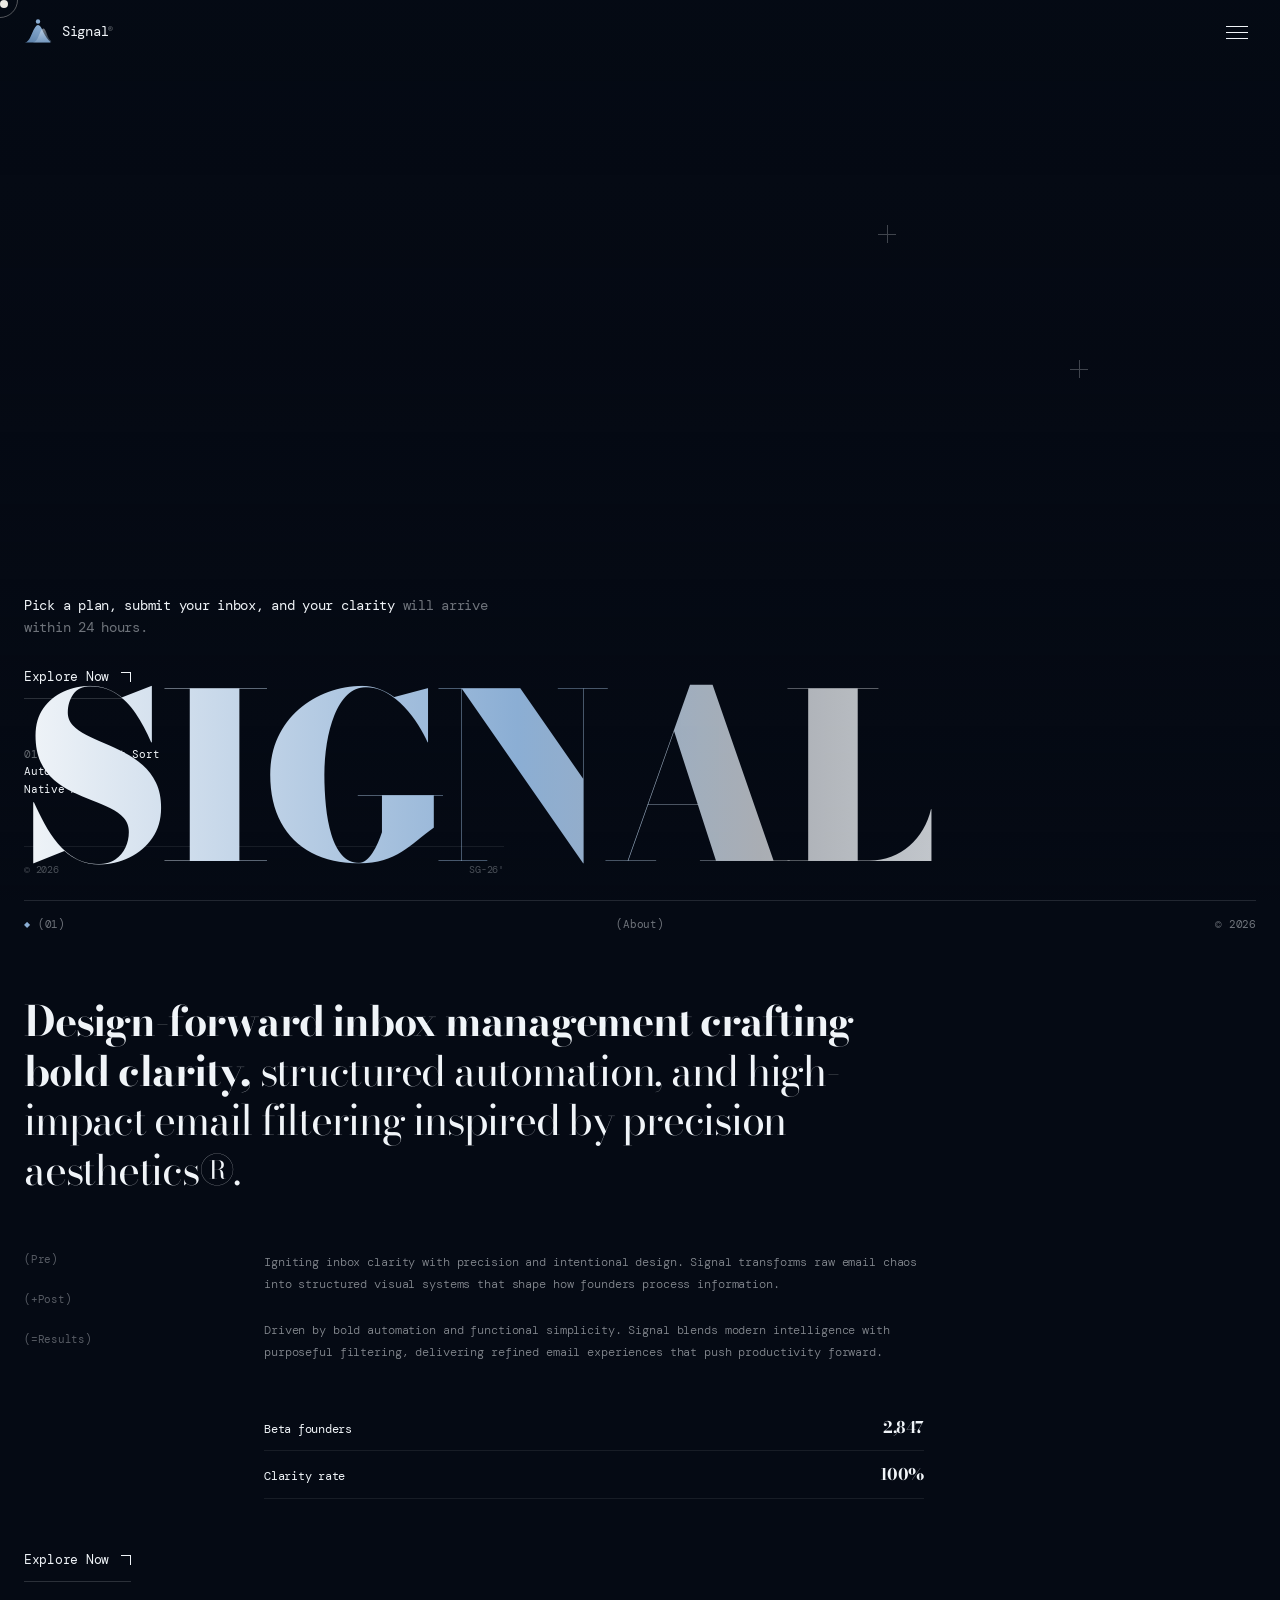
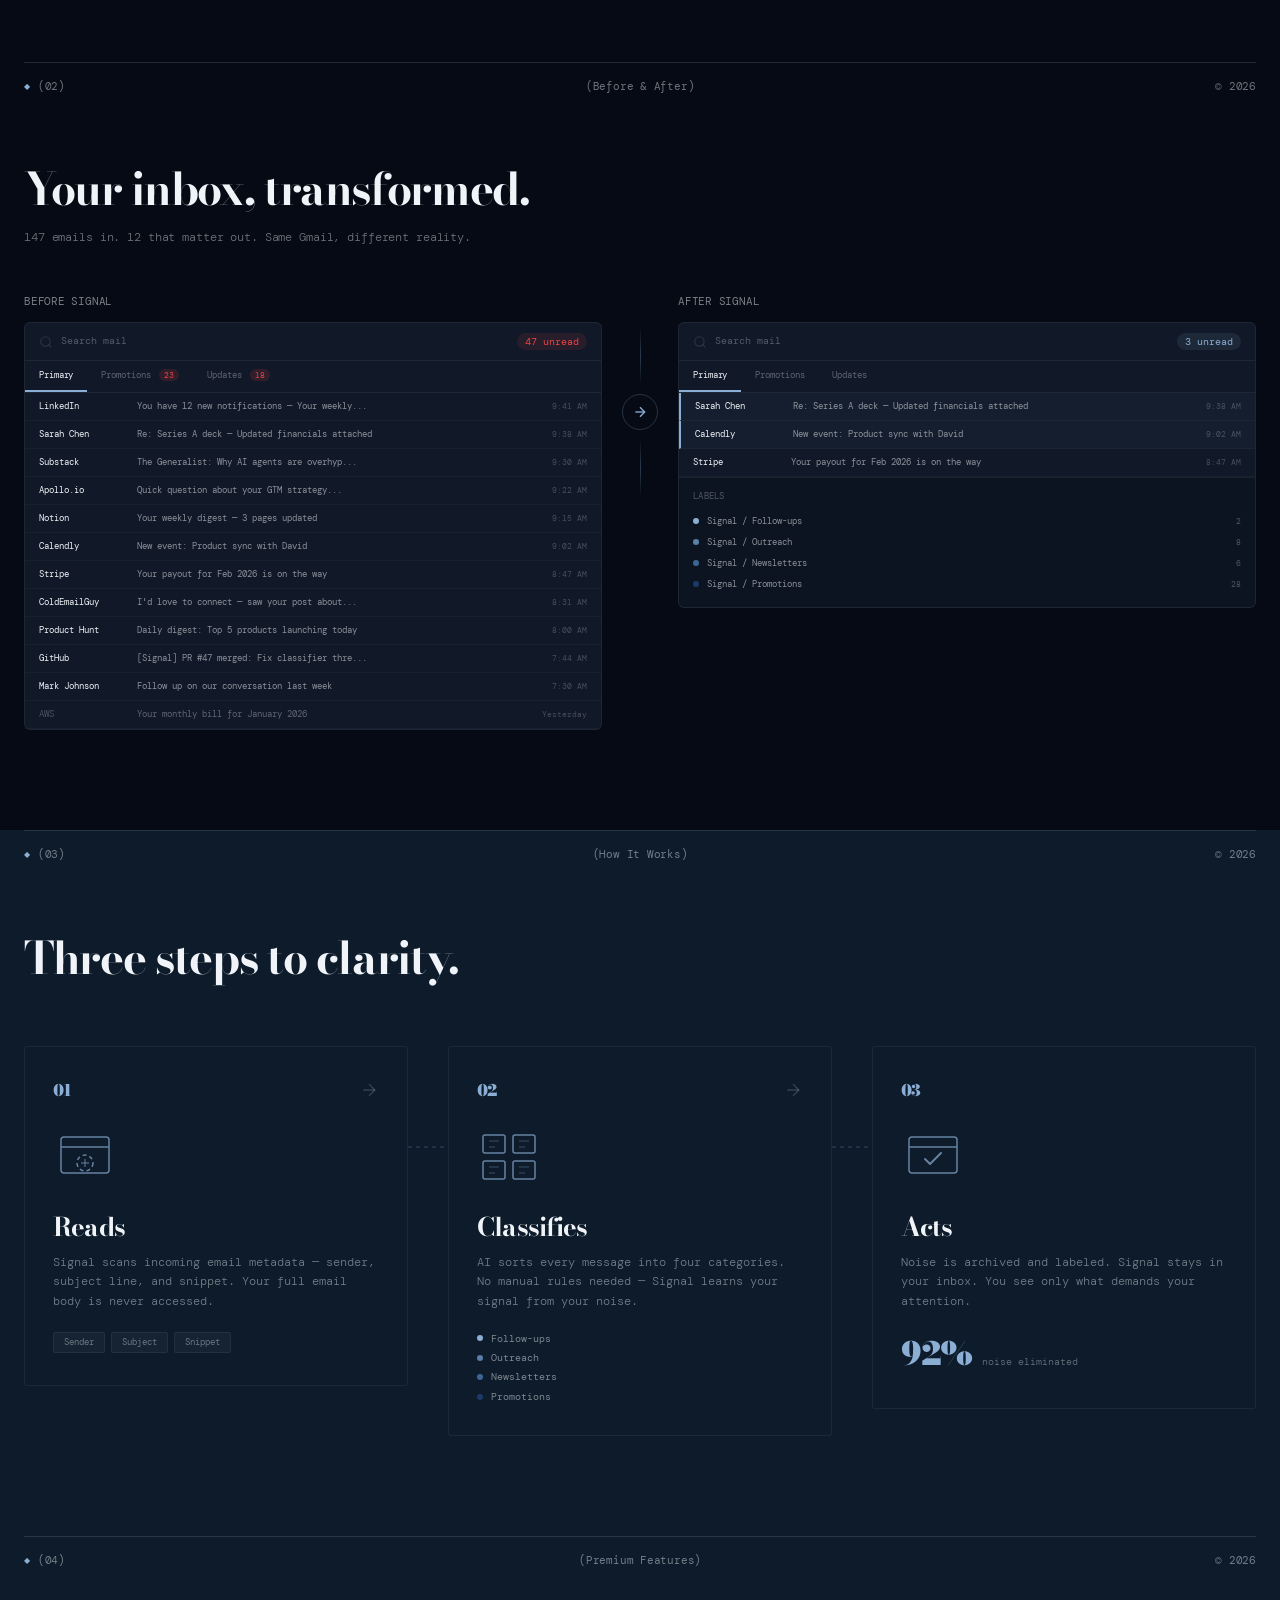
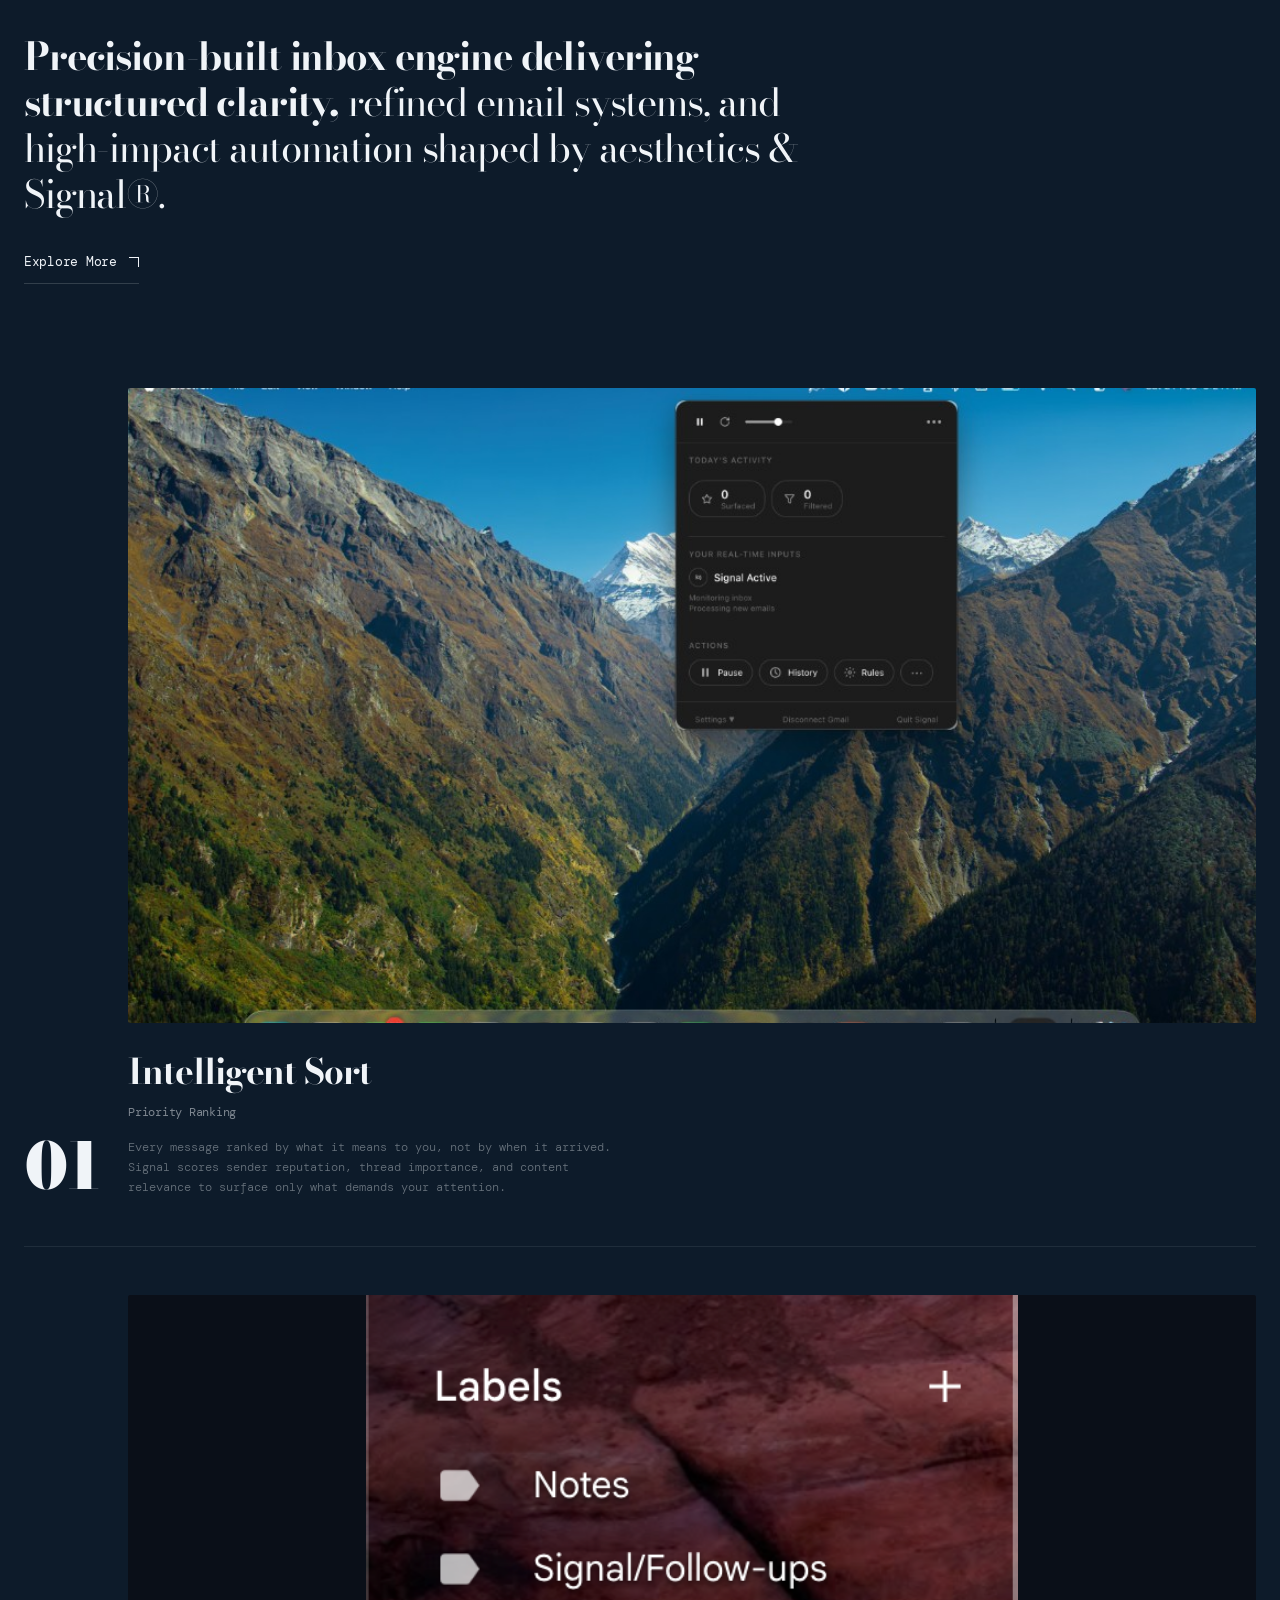
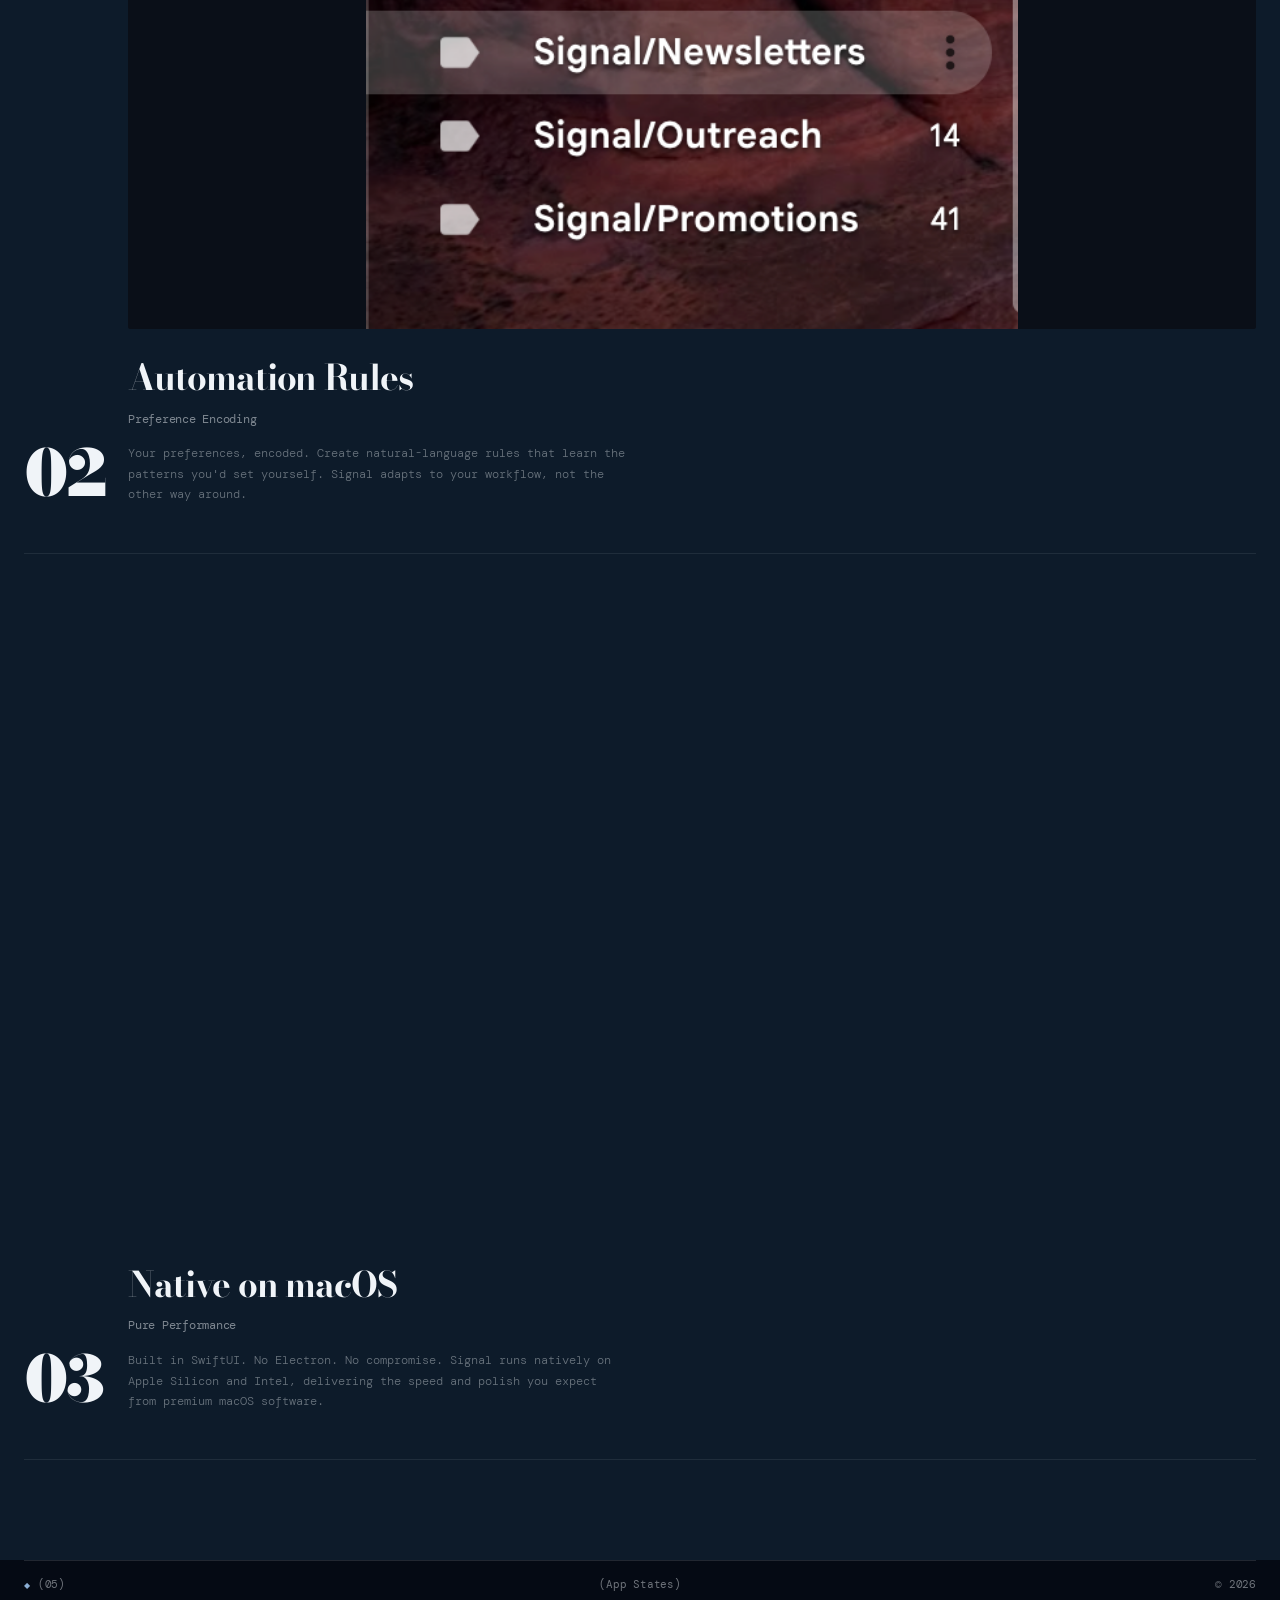
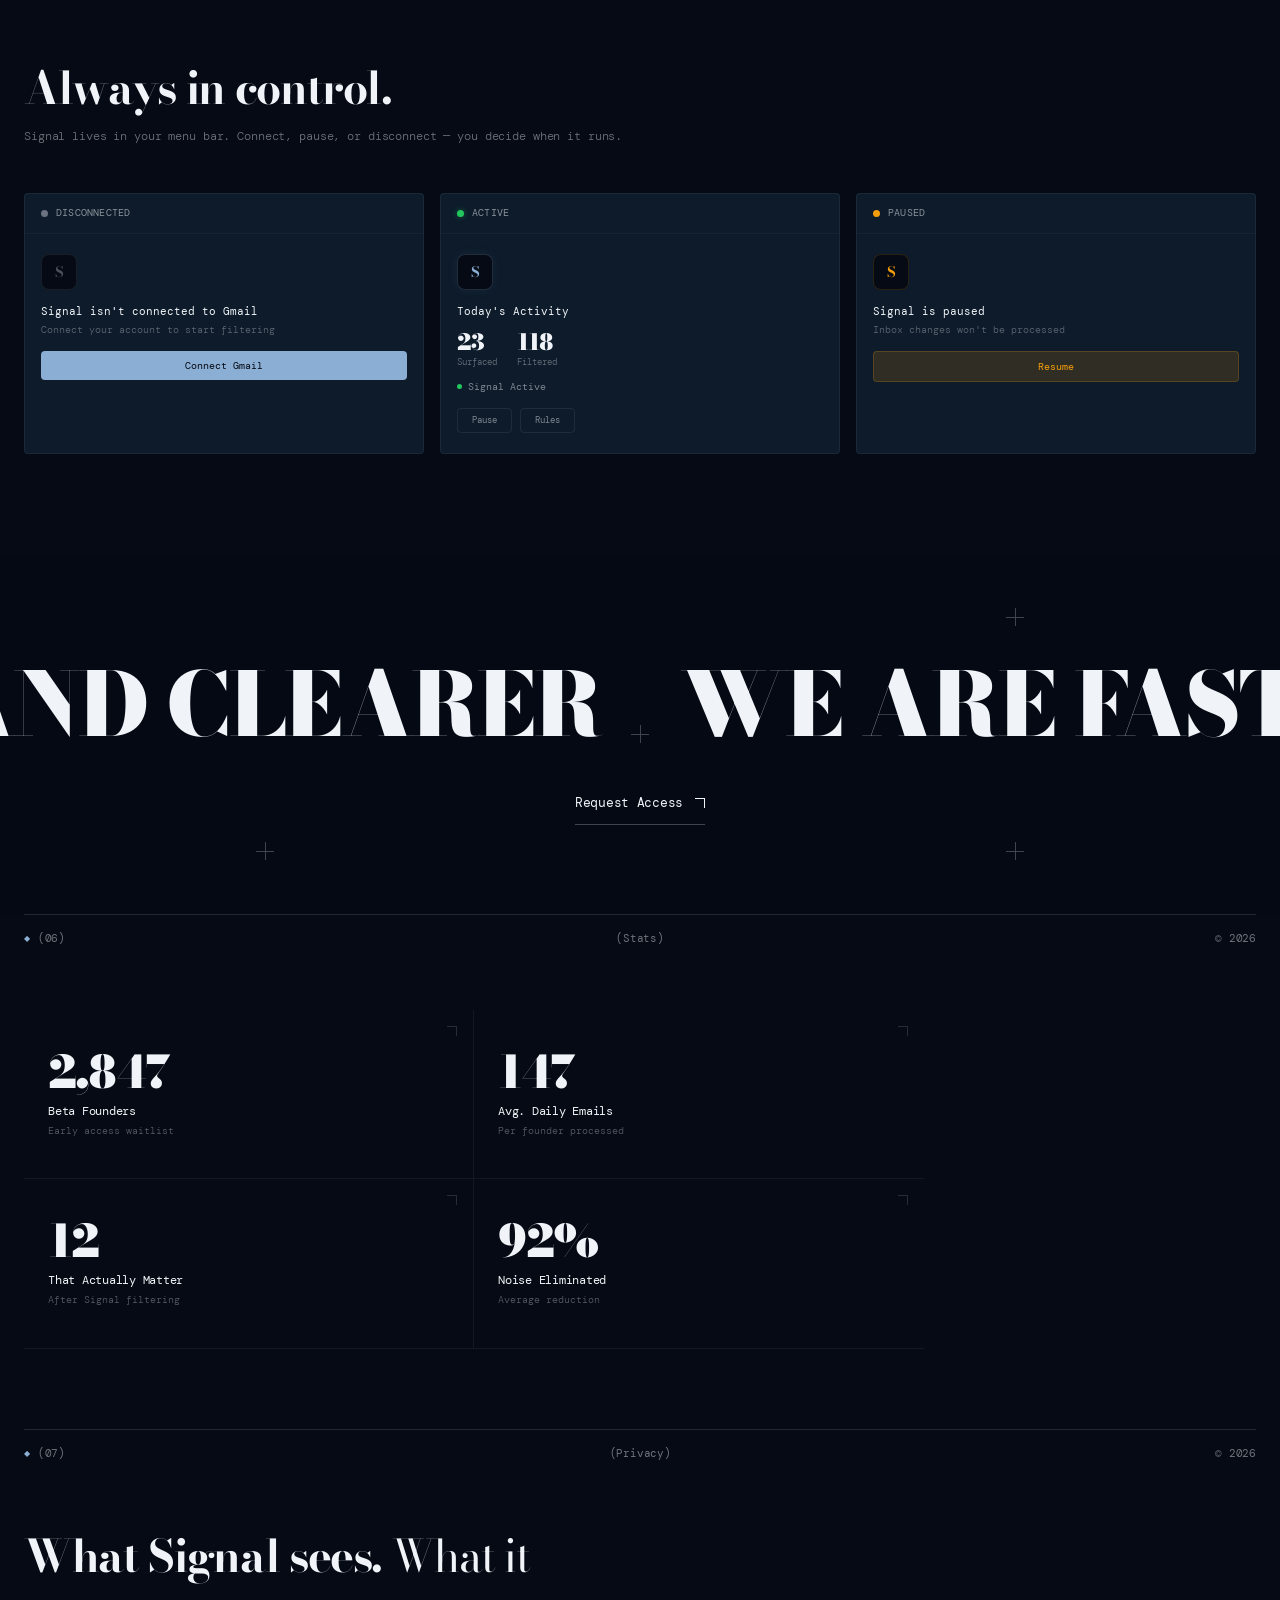
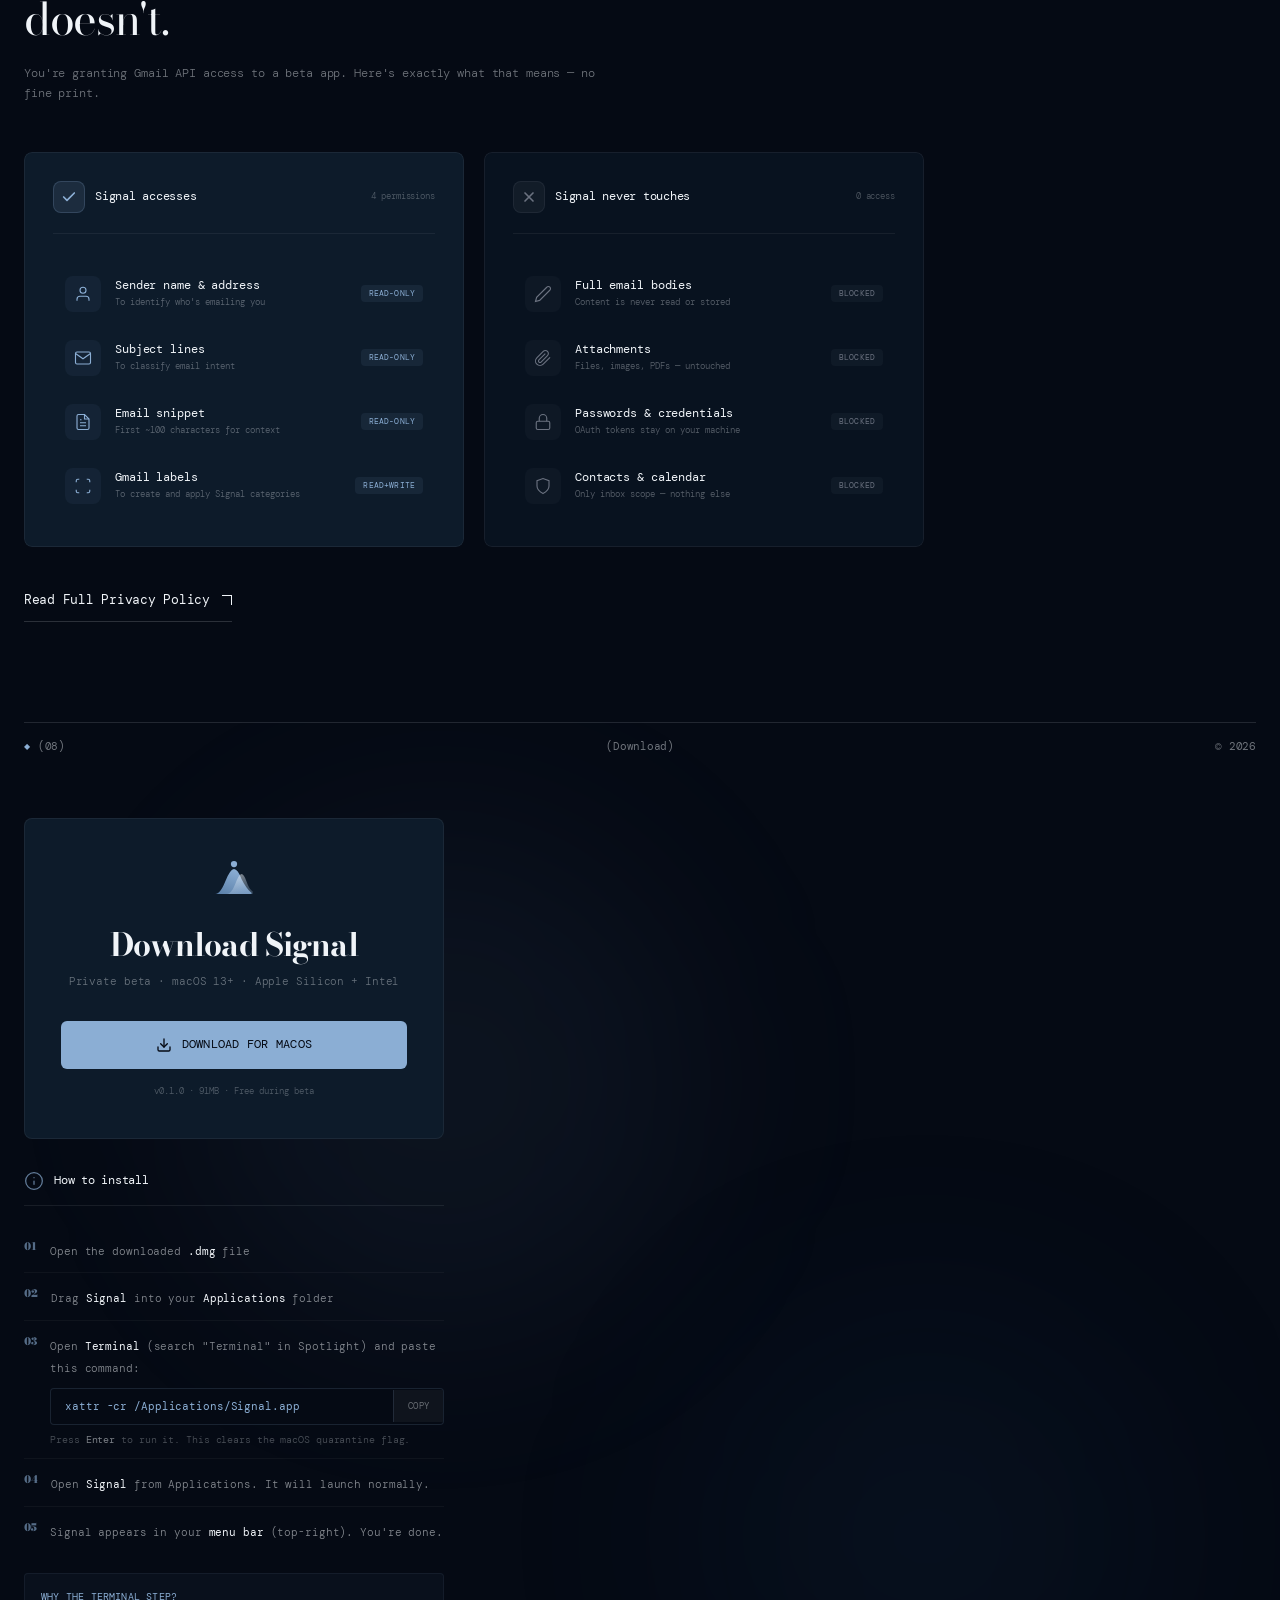
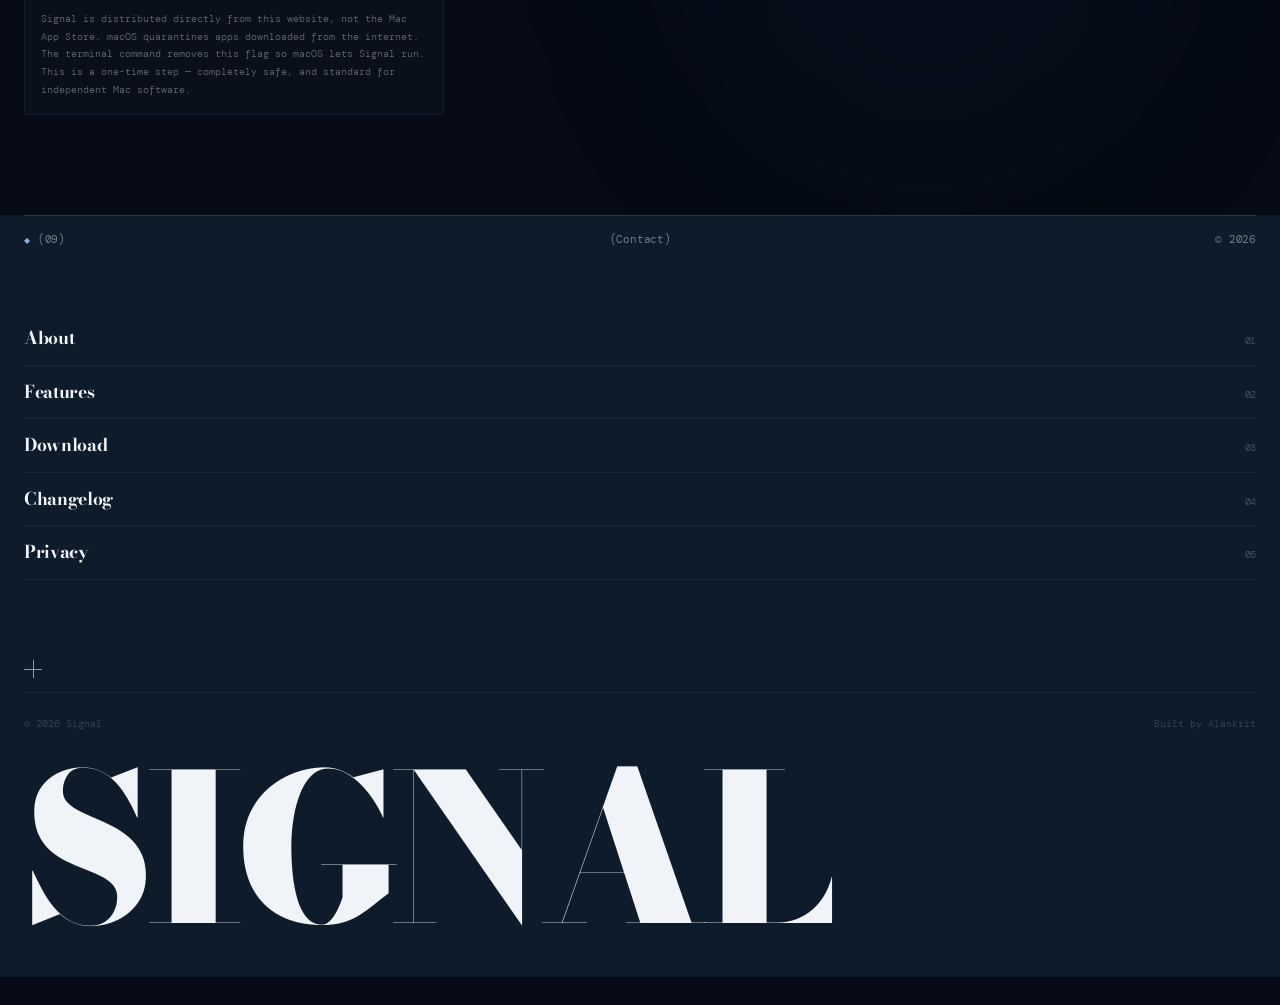
<file: index.html>
<!DOCTYPE html>
<html lang="en">
<head>
  <meta charset="UTF-8">
  <meta name="viewport" content="width=device-width, initial-scale=1.0">
  <meta name="description" content="Signal — Inbox clarity for founders. A macOS app that strips away noise and surfaces only what matters.">
  <meta name="theme-color" content="#050A14">
  <title>Signal — Your inbox, made legible.</title>

  <link rel="preconnect" href="https://fonts.googleapis.com">
  <link rel="preconnect" href="https://fonts.gstatic.com" crossorigin>
  <link href="https://fonts.googleapis.com/css2?family=Bodoni+Moda:ital,opsz,wght@0,6..96,400;0,6..96,500;0,6..96,600;0,6..96,700;0,6..96,800;0,6..96,900;1,6..96,400;1,6..96,500;1,6..96,600;1,6..96,700;1,6..96,800;1,6..96,900&family=DM+Mono:ital,wght@0,300;0,400;1,300;1,400&display=swap" rel="stylesheet">

  <link rel="stylesheet" href="styles.css">
</head>
<body>

  <div class="cursor-dot" aria-hidden="true"></div>
  <div class="cursor-ring" aria-hidden="true"></div>

  <!-- Navigation -->
  <nav class="nav" role="navigation" aria-label="Main navigation">
    <a href="/" class="nav-brand">
      <svg class="nav-logo" width="28" height="28" viewBox="0 0 32 32" fill="none" xmlns="http://www.w3.org/2000/svg" aria-hidden="true">
        <defs>
          <linearGradient id="wave-blue" x1="0%" y1="100%" x2="50%" y2="0%">
            <stop offset="0%" stop-color="#5a7fa8"/>
            <stop offset="100%" stop-color="#8BAED4"/>
          </linearGradient>
          <linearGradient id="wave-light" x1="50%" y1="0%" x2="100%" y2="100%">
            <stop offset="0%" stop-color="#F0F4F8" stop-opacity="0.5"/>
            <stop offset="100%" stop-color="#8BAED4" stop-opacity="0.25"/>
          </linearGradient>
        </defs>
        <path d="M1 28 Q5 28 9 18 Q13 8 16 8 Q19 8 22 16 Q26 24 30 27 L30 28 L1 28 Z" fill="url(#wave-blue)"/>
        <path d="M10 28 Q14 28 17 20 Q20 12 22 12 Q24 12 26 18 Q28 24 31 26 L31 28 L10 28 Z" fill="url(#wave-light)"/>
        <circle cx="16" cy="4" r="2.5" fill="#8BAED4"/>
      </svg>
      <span class="nav-wordmark">Signal<sup>®</sup></span>
    </a>
    <button class="nav-hamburger" aria-label="Toggle menu" aria-expanded="false">
      <span></span>
      <span></span>
      <span></span>
    </button>
  </nav>

  <!-- Mobile Nav -->
  <div class="mobile-nav" aria-hidden="true">
    <a href="#about">About <span class="nav-num">01</span></a>
    <a href="#features">Features <span class="nav-num">02</span></a>
    <a href="#download">Download <span class="nav-num">03</span></a>
    <a href="changelog.html">Changelog <span class="nav-num">04</span></a>
  </div>

  <!-- ======== HERO ======== -->
  <section class="hero" id="hero">
    <div class="hero-video-bg" data-blur-target>
      <video autoplay muted loop playsinline>
        <source src="assets/videos/hero.mp4" type="video/mp4">
      </video>
    </div>

    <div class="crosshair pulse" style="top:25%; right:30%"></div>
    <div class="crosshair pulse" style="top:40%; right:15%; animation-delay:-2s"></div>

    <div class="hero-content reveal">
      <p class="hero-body">
        Pick a plan, submit your inbox, and your clarity <span class="muted">will arrive within 24 hours.</span>
      </p>
      <div class="hero-cta">
        <a href="#download" class="cta-link">Explore Now <span class="bracket"></span></a>
      </div>
      <div class="hero-services">
        <span class="hero-service-label"><span class="num">01/</span> Intelligent Sort</span>
        <span class="hero-service-label">Automation Rules</span>
        <span class="hero-service-label">Native macOS</span>
      </div>
      <div class="hero-bottom">
        <span>© 2026</span>
        <span>SG-26'</span>
      </div>
    </div>

    <div class="hero-wordmark" aria-hidden="true">Signal</div>
  </section>

  <!-- ======== ABOUT ======== -->
  <section class="section-about" id="about">
    <div class="section-bar">
      <span class="bar-left"><span class="diamond">◆</span> (01)</span>
      <span class="bar-center">(About)</span>
      <span class="bar-right">© 2026</span>
    </div>

    <h2 class="about-headline reveal">
      Design-forward inbox management crafting bold clarity, <span class="medium">structured automation, and high-impact email filtering inspired by precision aesthetics®.</span>
    </h2>

    <div class="about-grid reveal">
      <div class="about-labels">
        <span class="about-label-tag">(Pre)</span>
        <span class="about-label-tag">(+Post)</span>
        <span class="about-label-tag">(=Results)</span>
      </div>
      <div class="about-descriptions">
        <p class="about-desc">Igniting inbox clarity with precision and intentional design. Signal transforms raw email chaos into structured visual systems that shape how founders process information.</p>
        <p class="about-desc">Driven by bold automation and functional simplicity. Signal blends modern intelligence with purposeful filtering, delivering refined email experiences that push productivity forward.</p>
        <div class="about-stats">
          <div class="about-stat-row">
            <span>Beta founders</span>
            <span class="stat-val">2,847</span>
          </div>
          <div class="about-stat-row">
            <span>Clarity rate</span>
            <span class="stat-val">100%</span>
          </div>
        </div>
      </div>
    </div>

    <a href="#download" class="cta-link reveal">Explore Now <span class="bracket"></span></a>

  </section>

  <!-- ======== BEFORE & AFTER ======== -->
  <section class="section-compare" id="compare">
    <div class="section-bar">
      <span class="bar-left"><span class="diamond">◆</span> (02)</span>
      <span class="bar-center">(Before & After)</span>
      <span class="bar-right">© 2026</span>
    </div>

    <h2 class="compare-headline reveal">
      Your inbox, transformed.
    </h2>
    <p class="compare-sub reveal">147 emails in. 12 that matter out. Same Gmail, different reality.</p>

    <div class="compare-container reveal">
      <div class="compare-side compare-before">
        <div class="compare-label">Before Signal</div>
        <div class="mock-gmail">
          <div class="mock-gmail-toolbar">
            <div class="mock-gmail-search">
              <span class="mock-search-icon">
                <svg width="14" height="14" viewBox="0 0 24 24" fill="none" stroke="currentColor" stroke-width="2"><circle cx="11" cy="11" r="8"/><path d="m21 21-4.35-4.35"/></svg>
              </span>
              <span class="mock-search-text">Search mail</span>
            </div>
            <div class="mock-gmail-unread">47 unread</div>
          </div>
          <div class="mock-gmail-tabs">
            <span class="mock-tab active">Primary</span>
            <span class="mock-tab">Promotions <span class="mock-badge">23</span></span>
            <span class="mock-tab">Updates <span class="mock-badge">18</span></span>
          </div>
          <div class="mock-email-list">
            <div class="mock-email unread"><span class="mock-sender">LinkedIn</span><span class="mock-subject">You have 12 new notifications — Your weekly...</span><span class="mock-time">9:41 AM</span></div>
            <div class="mock-email unread"><span class="mock-sender">Sarah Chen</span><span class="mock-subject">Re: Series A deck — Updated financials attached</span><span class="mock-time">9:38 AM</span></div>
            <div class="mock-email unread"><span class="mock-sender">Substack</span><span class="mock-subject">The Generalist: Why AI agents are overhyp...</span><span class="mock-time">9:30 AM</span></div>
            <div class="mock-email unread"><span class="mock-sender">Apollo.io</span><span class="mock-subject">Quick question about your GTM strategy...</span><span class="mock-time">9:22 AM</span></div>
            <div class="mock-email unread"><span class="mock-sender">Notion</span><span class="mock-subject">Your weekly digest — 3 pages updated</span><span class="mock-time">9:15 AM</span></div>
            <div class="mock-email unread"><span class="mock-sender">Calendly</span><span class="mock-subject">New event: Product sync with David</span><span class="mock-time">9:02 AM</span></div>
            <div class="mock-email unread"><span class="mock-sender">Stripe</span><span class="mock-subject">Your payout for Feb 2026 is on the way</span><span class="mock-time">8:47 AM</span></div>
            <div class="mock-email unread"><span class="mock-sender">ColdEmailGuy</span><span class="mock-subject">I'd love to connect — saw your post about...</span><span class="mock-time">8:31 AM</span></div>
            <div class="mock-email unread"><span class="mock-sender">Product Hunt</span><span class="mock-subject">Daily digest: Top 5 products launching today</span><span class="mock-time">8:00 AM</span></div>
            <div class="mock-email unread"><span class="mock-sender">GitHub</span><span class="mock-subject">[Signal] PR #47 merged: Fix classifier thre...</span><span class="mock-time">7:44 AM</span></div>
            <div class="mock-email unread"><span class="mock-sender">Mark Johnson</span><span class="mock-subject">Follow up on our conversation last week</span><span class="mock-time">7:30 AM</span></div>
            <div class="mock-email"><span class="mock-sender">AWS</span><span class="mock-subject">Your monthly bill for January 2026</span><span class="mock-time">Yesterday</span></div>
          </div>
        </div>
      </div>

      <div class="compare-divider">
        <div class="compare-divider-line"></div>
        <div class="compare-divider-icon">
          <svg width="16" height="16" viewBox="0 0 24 24" fill="none" stroke="currentColor" stroke-width="2"><path d="M5 12h14"/><path d="m12 5 7 7-7 7"/></svg>
        </div>
        <div class="compare-divider-line"></div>
      </div>

      <div class="compare-side compare-after">
        <div class="compare-label">After Signal</div>
        <div class="mock-gmail mock-gmail-clean">
          <div class="mock-gmail-toolbar">
            <div class="mock-gmail-search">
              <span class="mock-search-icon">
                <svg width="14" height="14" viewBox="0 0 24 24" fill="none" stroke="currentColor" stroke-width="2"><circle cx="11" cy="11" r="8"/><path d="m21 21-4.35-4.35"/></svg>
              </span>
              <span class="mock-search-text">Search mail</span>
            </div>
            <div class="mock-gmail-unread clean">3 unread</div>
          </div>
          <div class="mock-gmail-tabs">
            <span class="mock-tab active">Primary</span>
            <span class="mock-tab">Promotions</span>
            <span class="mock-tab">Updates</span>
          </div>
          <div class="mock-email-list">
            <div class="mock-email unread important"><span class="mock-sender">Sarah Chen</span><span class="mock-subject">Re: Series A deck — Updated financials attached</span><span class="mock-time">9:38 AM</span></div>
            <div class="mock-email unread important"><span class="mock-sender">Calendly</span><span class="mock-subject">New event: Product sync with David</span><span class="mock-time">9:02 AM</span></div>
            <div class="mock-email unread"><span class="mock-sender">Stripe</span><span class="mock-subject">Your payout for Feb 2026 is on the way</span><span class="mock-time">8:47 AM</span></div>
          </div>
          <div class="mock-gmail-sidebar">
            <div class="mock-sidebar-title">Labels</div>
            <div class="mock-sidebar-label"><span class="label-dot" style="background:#8BAED4"></span>Signal / Follow-ups <span class="label-count">2</span></div>
            <div class="mock-sidebar-label"><span class="label-dot" style="background:#5a7fa8"></span>Signal / Outreach <span class="label-count">8</span></div>
            <div class="mock-sidebar-label"><span class="label-dot" style="background:#3d6694"></span>Signal / Newsletters <span class="label-count">6</span></div>
            <div class="mock-sidebar-label"><span class="label-dot" style="background:#1B3A6B"></span>Signal / Promotions <span class="label-count">28</span></div>
          </div>
        </div>
      </div>
    </div>
  </section>

  <!-- ======== HOW IT WORKS ======== -->
  <section class="section-flow" id="flow">
    <div class="section-bar">
      <span class="bar-left"><span class="diamond">◆</span> (03)</span>
      <span class="bar-center">(How It Works)</span>
      <span class="bar-right">© 2026</span>
    </div>

    <h2 class="flow-headline reveal">
      Three steps to clarity.
    </h2>

    <div class="flow-panels">
      <div class="flow-panel reveal">
        <div class="flow-panel-header">
          <span class="flow-step">01</span>
          <span class="flow-arrow">
            <svg width="20" height="20" viewBox="0 0 24 24" fill="none" stroke="currentColor" stroke-width="1.5"><path d="M5 12h14"/><path d="m12 5 7 7-7 7"/></svg>
          </span>
        </div>
        <div class="flow-icon">
          <svg viewBox="0 0 64 64" fill="none" stroke="currentColor" stroke-width="1.5">
            <rect x="8" y="12" width="48" height="36" rx="3"/>
            <path d="M8 22h48"/>
            <circle cx="32" cy="38" r="8" stroke-dasharray="4 3"/>
            <path d="M28 38h8M32 34v8" stroke-width="1"/>
          </svg>
        </div>
        <h3 class="flow-title">Reads</h3>
        <p class="flow-desc">Signal scans incoming email metadata — sender, subject line, and snippet. Your full email body is never accessed.</p>
        <div class="flow-meta">
          <span>Sender</span>
          <span>Subject</span>
          <span>Snippet</span>
        </div>
      </div>

      <div class="flow-connector" aria-hidden="true">
        <svg width="40" height="2" viewBox="0 0 40 2"><line x1="0" y1="1" x2="40" y2="1" stroke="rgba(139,174,212,0.3)" stroke-width="1" stroke-dasharray="4 4"/></svg>
      </div>

      <div class="flow-panel reveal" style="transition-delay:0.15s">
        <div class="flow-panel-header">
          <span class="flow-step">02</span>
          <span class="flow-arrow">
            <svg width="20" height="20" viewBox="0 0 24 24" fill="none" stroke="currentColor" stroke-width="1.5"><path d="M5 12h14"/><path d="m12 5 7 7-7 7"/></svg>
          </span>
        </div>
        <div class="flow-icon">
          <svg viewBox="0 0 64 64" fill="none" stroke="currentColor" stroke-width="1.5">
            <rect x="6" y="10" width="22" height="18" rx="2"/>
            <rect x="6" y="36" width="22" height="18" rx="2"/>
            <rect x="36" y="10" width="22" height="18" rx="2"/>
            <rect x="36" y="36" width="22" height="18" rx="2"/>
            <path d="M12 16h10M12 22h6" stroke-width="1" opacity="0.5"/>
            <path d="M12 42h10M12 48h6" stroke-width="1" opacity="0.5"/>
            <path d="M42 16h10M42 22h6" stroke-width="1" opacity="0.5"/>
            <path d="M42 42h10M42 48h6" stroke-width="1" opacity="0.5"/>
          </svg>
        </div>
        <h3 class="flow-title">Classifies</h3>
        <p class="flow-desc">AI sorts every message into four categories. No manual rules needed — Signal learns your signal from your noise.</p>
        <div class="flow-buckets">
          <span class="flow-bucket"><span class="bucket-dot" style="background:#8BAED4"></span>Follow-ups</span>
          <span class="flow-bucket"><span class="bucket-dot" style="background:#5a7fa8"></span>Outreach</span>
          <span class="flow-bucket"><span class="bucket-dot" style="background:#3d6694"></span>Newsletters</span>
          <span class="flow-bucket"><span class="bucket-dot" style="background:#1B3A6B"></span>Promotions</span>
        </div>
      </div>

      <div class="flow-connector" aria-hidden="true">
        <svg width="40" height="2" viewBox="0 0 40 2"><line x1="0" y1="1" x2="40" y2="1" stroke="rgba(139,174,212,0.3)" stroke-width="1" stroke-dasharray="4 4"/></svg>
      </div>

      <div class="flow-panel reveal" style="transition-delay:0.3s">
        <div class="flow-panel-header">
          <span class="flow-step">03</span>
        </div>
        <div class="flow-icon">
          <svg viewBox="0 0 64 64" fill="none" stroke="currentColor" stroke-width="1.5">
            <rect x="8" y="12" width="48" height="36" rx="3"/>
            <path d="M8 22h48"/>
            <path d="M24 34l5 5 11-11" stroke-width="2" stroke-linecap="round" stroke-linejoin="round"/>
          </svg>
        </div>
        <h3 class="flow-title">Acts</h3>
        <p class="flow-desc">Noise is archived and labeled. Signal stays in your inbox. You see only what demands your attention.</p>
        <div class="flow-result">
          <span class="flow-result-num">92%</span>
          <span class="flow-result-label">noise eliminated</span>
        </div>
      </div>
    </div>
  </section>

  <!-- ======== FEATURES / PREMIUM SERVICES ======== -->
  <section class="section-features" id="features">
    <div class="section-bar">
      <span class="bar-left"><span class="diamond">◆</span> (04)</span>
      <span class="bar-center">(Premium Features)</span>
      <span class="bar-right">© 2026</span>
    </div>

    <h2 class="features-headline reveal">
      Precision-built inbox engine delivering structured clarity, <span class="medium">refined email systems, and high-impact automation shaped by aesthetics & Signal®.</span>
    </h2>

    <div class="features-cta reveal">
      <a href="#download" class="cta-link">Explore More <span class="bracket"></span></a>
    </div>

    <div class="feature-entry reveal">
      <span class="feature-num">01</span>
      <div class="feature-body">
        <div class="feature-image scale-reveal">
          <img src="assets/images/signal-menubar.png" alt="Signal menu bar widget showing real-time inbox activity, filtering stats, and quick actions" class="feature-img-crop">
        </div>
        <h3 class="feature-title">Intelligent Sort</h3>
        <span class="feature-subtitle">Priority Ranking</span>
        <p class="feature-desc">Every message ranked by what it means to you, not by when it arrived. Signal scores sender reputation, thread importance, and content relevance to surface only what demands your attention.</p>
      </div>
    </div>

    <div class="feature-entry reveal">
      <span class="feature-num">02</span>
      <div class="feature-body">
        <div class="feature-image scale-reveal">
          <img src="assets/images/signal-labels.png" alt="Gmail sidebar showing Signal labels — Follow-ups, Newsletters, Outreach, Promotions" class="feature-img-contain">
        </div>
        <h3 class="feature-title">Automation Rules</h3>
        <span class="feature-subtitle">Preference Encoding</span>
        <p class="feature-desc">Your preferences, encoded. Create natural-language rules that learn the patterns you'd set yourself. Signal adapts to your workflow, not the other way around.</p>
      </div>
    </div>

    <div class="feature-entry reveal">
      <span class="feature-num">03</span>
      <div class="feature-body">
        <div class="feature-image scale-reveal">
          <video autoplay muted loop playsinline style="object-position: center 70%">
            <source src="assets/videos/hero.mp4" type="video/mp4">
          </video>
        </div>
        <h3 class="feature-title">Native on macOS</h3>
        <span class="feature-subtitle">Pure Performance</span>
        <p class="feature-desc">Built in SwiftUI. No Electron. No compromise. Signal runs natively on Apple Silicon and Intel, delivering the speed and polish you expect from premium macOS software.</p>
      </div>
    </div>
  </section>

  <!-- ======== MENU BAR STATES ======== -->
  <section class="section-states" id="states">
    <div class="section-bar">
      <span class="bar-left"><span class="diamond">◆</span> (05)</span>
      <span class="bar-center">(App States)</span>
      <span class="bar-right">© 2026</span>
    </div>

    <h2 class="states-headline reveal">
      Always in control.
    </h2>
    <p class="states-sub reveal">Signal lives in your menu bar. Connect, pause, or disconnect — you decide when it runs.</p>

    <div class="states-strip">
      <div class="state-card reveal">
        <div class="state-header">
          <span class="state-dot disconnected"></span>
          <span class="state-status">Disconnected</span>
        </div>
        <div class="state-mock">
          <div class="state-mock-icon">S</div>
          <div class="state-mock-body">
            <p class="state-mock-title">Signal isn't connected to Gmail</p>
            <p class="state-mock-desc">Connect your account to start filtering</p>
          </div>
          <div class="state-mock-btn connect">Connect Gmail</div>
        </div>
      </div>

      <div class="state-card reveal" style="transition-delay:0.12s">
        <div class="state-header">
          <span class="state-dot active"></span>
          <span class="state-status">Active</span>
        </div>
        <div class="state-mock">
          <div class="state-mock-icon active-icon">S</div>
          <div class="state-mock-body">
            <p class="state-mock-title">Today's Activity</p>
            <div class="state-mock-stats">
              <div class="state-stat">
                <span class="state-stat-num">23</span>
                <span class="state-stat-label">Surfaced</span>
              </div>
              <div class="state-stat">
                <span class="state-stat-num">118</span>
                <span class="state-stat-label">Filtered</span>
              </div>
            </div>
            <div class="state-mock-live">
              <span class="live-dot"></span>
              Signal Active
            </div>
          </div>
          <div class="state-mock-controls">
            <span class="state-ctrl">Pause</span>
            <span class="state-ctrl">Rules</span>
          </div>
        </div>
      </div>

      <div class="state-card reveal" style="transition-delay:0.24s">
        <div class="state-header">
          <span class="state-dot paused"></span>
          <span class="state-status">Paused</span>
        </div>
        <div class="state-mock">
          <div class="state-mock-icon paused-icon">S</div>
          <div class="state-mock-body">
            <p class="state-mock-title">Signal is paused</p>
            <p class="state-mock-desc">Inbox changes won't be processed</p>
          </div>
          <div class="state-mock-btn resume">Resume</div>
        </div>
      </div>
    </div>
  </section>

  <!-- ======== MARQUEE BANNER ======== -->
  <div class="marquee-banner">
    <div class="bg-image">
      <video autoplay muted loop playsinline>
        <source src="assets/videos/hero.mp4" type="video/mp4">
      </video>
    </div>
    <div class="crosshair pulse"></div>
    <div class="crosshair pulse" style="animation-delay:-1s"></div>
    <div class="crosshair pulse" style="animation-delay:-2s"></div>
    <div class="crosshair pulse" style="animation-delay:-3s"></div>
    <div>
      <div class="marquee-text-wrap">
        <div class="marquee-text">
          <span>We Are Faster, Smarter And Clearer</span>
          <span>We Are Faster, Smarter And Clearer</span>
          <span>We Are Faster, Smarter And Clearer</span>
          <span>We Are Faster, Smarter And Clearer</span>
        </div>
      </div>
      <div class="banner-cta" style="text-align:center; margin-top:24px; position:relative; z-index:3">
        <a href="#download" class="cta-link" style="justify-content:center; border-color: rgba(240,244,248,0.25)">Request Access <span class="bracket"></span></a>
      </div>
    </div>
  </div>

  <!-- ======== STATS ======== -->
  <section class="section-stats" id="stats">
    <div class="section-bar">
      <span class="bar-left"><span class="diamond">◆</span> (06)</span>
      <span class="bar-center">(Stats)</span>
      <span class="bar-right">© 2026</span>
    </div>

    <div class="stats-grid">
      <div class="stat-cell reveal">
        <div class="bracket-corner"></div>
        <div class="stat-number">2,847</div>
        <div class="stat-label">Beta Founders</div>
        <div class="stat-sub">Early access waitlist</div>
      </div>
      <div class="stat-cell reveal" style="transition-delay:0.1s">
        <div class="bracket-corner"></div>
        <div class="stat-number">147</div>
        <div class="stat-label">Avg. Daily Emails</div>
        <div class="stat-sub">Per founder processed</div>
      </div>
      <div class="stat-cell reveal" style="transition-delay:0.2s">
        <div class="bracket-corner"></div>
        <div class="stat-number">12</div>
        <div class="stat-label">That Actually Matter</div>
        <div class="stat-sub">After Signal filtering</div>
      </div>
      <div class="stat-cell reveal" style="transition-delay:0.3s">
        <div class="bracket-corner"></div>
        <div class="stat-number">92%</div>
        <div class="stat-label">Noise Eliminated</div>
        <div class="stat-sub">Average reduction</div>
      </div>
    </div>
  </section>

  <!-- ======== PRIVACY / TRUST ======== -->
  <section class="section-trust" id="trust">
    <div class="section-bar">
      <span class="bar-left"><span class="diamond">◆</span> (07)</span>
      <span class="bar-center">(Privacy)</span>
      <span class="bar-right">© 2026</span>
    </div>

    <div class="trust-header reveal">
      <h2 class="trust-headline">
        What Signal sees. <span class="medium">What it doesn't.</span>
      </h2>
      <p class="trust-sub">You're granting Gmail API access to a beta app. Here's exactly what that means — no fine print.</p>
    </div>

    <div class="trust-cards">
      <div class="trust-card trust-card--yes reveal">
        <div class="trust-card-glow"></div>
        <div class="trust-card-inner">
          <div class="trust-card-top">
            <div class="trust-badge yes">
              <svg width="16" height="16" viewBox="0 0 24 24" fill="none" stroke="currentColor" stroke-width="2.5" stroke-linecap="round" stroke-linejoin="round"><path d="M20 6 9 17l-5-5"/></svg>
            </div>
            <span class="trust-card-label">Signal accesses</span>
            <span class="trust-card-count">4 permissions</span>
          </div>

          <div class="trust-items">
            <div class="trust-item reveal-child">
              <div class="trust-item-icon">
                <svg width="18" height="18" viewBox="0 0 24 24" fill="none" stroke="currentColor" stroke-width="1.5"><path d="M20 21v-2a4 4 0 0 0-4-4H8a4 4 0 0 0-4 4v2"/><circle cx="12" cy="7" r="4"/></svg>
              </div>
              <div class="trust-item-content">
                <span class="trust-item-title">Sender name & address</span>
                <span class="trust-item-desc">To identify who's emailing you</span>
              </div>
              <div class="trust-item-tag">read-only</div>
            </div>

            <div class="trust-item reveal-child" style="transition-delay:0.06s">
              <div class="trust-item-icon">
                <svg width="18" height="18" viewBox="0 0 24 24" fill="none" stroke="currentColor" stroke-width="1.5"><path d="M4 4h16c1.1 0 2 .9 2 2v12c0 1.1-.9 2-2 2H4c-1.1 0-2-.9-2-2V6c0-1.1.9-2 2-2Z"/><path d="m22 6-10 7L2 6"/></svg>
              </div>
              <div class="trust-item-content">
                <span class="trust-item-title">Subject lines</span>
                <span class="trust-item-desc">To classify email intent</span>
              </div>
              <div class="trust-item-tag">read-only</div>
            </div>

            <div class="trust-item reveal-child" style="transition-delay:0.12s">
              <div class="trust-item-icon">
                <svg width="18" height="18" viewBox="0 0 24 24" fill="none" stroke="currentColor" stroke-width="1.5"><path d="M14 2H6a2 2 0 0 0-2 2v16a2 2 0 0 0 2 2h12a2 2 0 0 0 2-2V8Z"/><path d="M14 2v6h6"/><path d="M16 13H8M16 17H8M10 9H8"/></svg>
              </div>
              <div class="trust-item-content">
                <span class="trust-item-title">Email snippet</span>
                <span class="trust-item-desc">First ~100 characters for context</span>
              </div>
              <div class="trust-item-tag">read-only</div>
            </div>

            <div class="trust-item reveal-child" style="transition-delay:0.18s">
              <div class="trust-item-icon">
                <svg width="18" height="18" viewBox="0 0 24 24" fill="none" stroke="currentColor" stroke-width="1.5"><path d="M3 7V5a2 2 0 0 1 2-2h2"/><path d="M17 3h2a2 2 0 0 1 2 2v2"/><path d="M21 17v2a2 2 0 0 1-2 2h-2"/><path d="M7 21H5a2 2 0 0 1-2-2v-2"/></svg>
              </div>
              <div class="trust-item-content">
                <span class="trust-item-title">Gmail labels</span>
                <span class="trust-item-desc">To create and apply Signal categories</span>
              </div>
              <div class="trust-item-tag">read+write</div>
            </div>
          </div>
        </div>
      </div>

      <div class="trust-card trust-card--no reveal" style="transition-delay:0.12s">
        <div class="trust-card-inner">
          <div class="trust-card-top">
            <div class="trust-badge no">
              <svg width="16" height="16" viewBox="0 0 24 24" fill="none" stroke="currentColor" stroke-width="2.5" stroke-linecap="round"><path d="M18 6 6 18M6 6l12 12"/></svg>
            </div>
            <span class="trust-card-label">Signal never touches</span>
            <span class="trust-card-count">0 access</span>
          </div>

          <div class="trust-items">
            <div class="trust-item reveal-child" style="transition-delay:0.12s">
              <div class="trust-item-icon blocked">
                <svg width="18" height="18" viewBox="0 0 24 24" fill="none" stroke="currentColor" stroke-width="1.5"><path d="M17 3a2.85 2.83 0 1 1 4 4L7.5 20.5 2 22l1.5-5.5Z"/></svg>
              </div>
              <div class="trust-item-content">
                <span class="trust-item-title">Full email bodies</span>
                <span class="trust-item-desc">Content is never read or stored</span>
              </div>
              <div class="trust-item-tag blocked">blocked</div>
            </div>

            <div class="trust-item reveal-child" style="transition-delay:0.18s">
              <div class="trust-item-icon blocked">
                <svg width="18" height="18" viewBox="0 0 24 24" fill="none" stroke="currentColor" stroke-width="1.5"><path d="m21.44 11.05-9.19 9.19a6 6 0 0 1-8.49-8.49l8.57-8.57A4 4 0 1 1 18 8.84l-8.59 8.57a2 2 0 0 1-2.83-2.83l8.49-8.48"/></svg>
              </div>
              <div class="trust-item-content">
                <span class="trust-item-title">Attachments</span>
                <span class="trust-item-desc">Files, images, PDFs — untouched</span>
              </div>
              <div class="trust-item-tag blocked">blocked</div>
            </div>

            <div class="trust-item reveal-child" style="transition-delay:0.24s">
              <div class="trust-item-icon blocked">
                <svg width="18" height="18" viewBox="0 0 24 24" fill="none" stroke="currentColor" stroke-width="1.5"><rect width="18" height="11" x="3" y="11" rx="2" ry="2"/><path d="M7 11V7a5 5 0 0 1 10 0v4"/></svg>
              </div>
              <div class="trust-item-content">
                <span class="trust-item-title">Passwords & credentials</span>
                <span class="trust-item-desc">OAuth tokens stay on your machine</span>
              </div>
              <div class="trust-item-tag blocked">blocked</div>
            </div>

            <div class="trust-item reveal-child" style="transition-delay:0.3s">
              <div class="trust-item-icon blocked">
                <svg width="18" height="18" viewBox="0 0 24 24" fill="none" stroke="currentColor" stroke-width="1.5"><path d="M12 22s8-4 8-10V5l-8-3-8 3v7c0 6 8 10 8 10Z"/></svg>
              </div>
              <div class="trust-item-content">
                <span class="trust-item-title">Contacts & calendar</span>
                <span class="trust-item-desc">Only inbox scope — nothing else</span>
              </div>
              <div class="trust-item-tag blocked">blocked</div>
            </div>
          </div>
        </div>
      </div>
    </div>

    <div class="trust-footer reveal">
      <a href="privacy.html" class="cta-link">Read Full Privacy Policy <span class="bracket"></span></a>
    </div>
  </section>

  <!-- ======== BETA DOWNLOAD ======== -->
  <section class="section-beta" id="download">
    <div class="section-bar">
      <span class="bar-left"><span class="diamond">◆</span> (08)</span>
      <span class="bar-center">(Download)</span>
      <span class="bar-right">© 2026</span>
    </div>

    <div class="beta-orb beta-orb-1"></div>
    <div class="beta-orb beta-orb-2"></div>

    <div class="beta-card reveal">
      <div class="beta-icon-logo" aria-hidden="true">
        <svg width="40" height="40" viewBox="0 0 32 32" fill="none">
          <defs>
            <linearGradient id="dl-wave-blue" x1="0%" y1="100%" x2="50%" y2="0%">
              <stop offset="0%" stop-color="#5a7fa8"/>
              <stop offset="100%" stop-color="#8BAED4"/>
            </linearGradient>
            <linearGradient id="dl-wave-light" x1="50%" y1="0%" x2="100%" y2="100%">
              <stop offset="0%" stop-color="#F0F4F8" stop-opacity="0.5"/>
              <stop offset="100%" stop-color="#8BAED4" stop-opacity="0.25"/>
            </linearGradient>
          </defs>
          <path d="M1 28 Q5 28 9 18 Q13 8 16 8 Q19 8 22 16 Q26 24 30 27 L30 28 L1 28 Z" fill="url(#dl-wave-blue)"/>
          <path d="M10 28 Q14 28 17 20 Q20 12 22 12 Q24 12 26 18 Q28 24 31 26 L31 28 L10 28 Z" fill="url(#dl-wave-light)"/>
          <circle cx="16" cy="4" r="2.5" fill="#8BAED4"/>
        </svg>
      </div>
      <h2 class="beta-headline">Download Signal</h2>
      <p class="beta-sub">Private beta · macOS 13+ · Apple Silicon + Intel</p>

      <a href="https://github.com/alankritxghosh/Signal-Launch-Website/releases/download/v0.1.0/Signal-0.1.0-arm64.dmg" download class="btn-download">
        <svg viewBox="0 0 24 24" fill="none" stroke="currentColor" stroke-width="2" stroke-linecap="round" stroke-linejoin="round">
          <path d="M21 15v4a2 2 0 0 1-2 2H5a2 2 0 0 1-2-2v-4"/>
          <polyline points="7 10 12 15 17 10"/>
          <line x1="12" y1="15" x2="12" y2="3"/>
        </svg>
        Download for macOS
      </a>

      <p class="beta-meta">v0.1.0 · 91MB · Free during beta</p>
    </div>

    <div class="install-guide reveal">
      <div class="install-guide-header">
        <div class="install-guide-icon">
          <svg width="20" height="20" viewBox="0 0 24 24" fill="none" stroke="currentColor" stroke-width="1.5" stroke-linecap="round" stroke-linejoin="round">
            <circle cx="12" cy="12" r="10"/>
            <path d="M12 16v-4"/>
            <path d="M12 8h.01"/>
          </svg>
        </div>
        <h3 class="install-guide-title">How to install</h3>
      </div>

      <div class="install-steps">
        <div class="install-step">
          <span class="install-step-num">01</span>
          <div class="install-step-content">
            <span class="install-step-text">Open the downloaded <strong>.dmg</strong> file</span>
          </div>
        </div>
        <div class="install-step">
          <span class="install-step-num">02</span>
          <div class="install-step-content">
            <span class="install-step-text">Drag <strong>Signal</strong> into your <strong>Applications</strong> folder</span>
          </div>
        </div>
        <div class="install-step">
          <span class="install-step-num">03</span>
          <div class="install-step-content">
            <span class="install-step-text">Open <strong>Terminal</strong> (search "Terminal" in Spotlight) and paste this command:</span>
            <div class="install-command">
              <code id="install-cmd">xattr -cr /Applications/Signal.app</code>
              <button class="install-copy-btn" onclick="navigator.clipboard.writeText('xattr -cr /Applications/Signal.app');this.textContent='Copied';setTimeout(()=>this.textContent='Copy',2000)">Copy</button>
            </div>
            <span class="install-step-hint">Press <strong>Enter</strong> to run it. This clears the macOS quarantine flag.</span>
          </div>
        </div>
        <div class="install-step">
          <span class="install-step-num">04</span>
          <div class="install-step-content">
            <span class="install-step-text">Open <strong>Signal</strong> from Applications. It will launch normally.</span>
          </div>
        </div>
        <div class="install-step">
          <span class="install-step-num">05</span>
          <div class="install-step-content">
            <span class="install-step-text">Signal appears in your <strong>menu bar</strong> (top-right). You're done.</span>
          </div>
        </div>
      </div>

      <div class="install-note">
        <span class="install-note-label">Why the terminal step?</span>
        <p class="install-note-text">Signal is distributed directly from this website, not the Mac App Store. macOS quarantines apps downloaded from the internet. The terminal command removes this flag so macOS lets Signal run. This is a one-time step — completely safe, and standard for independent Mac software.</p>
      </div>
    </div>
  </section>

  <!-- ======== FOOTER ======== -->
  <footer class="footer">
    <div class="section-bar">
      <span class="bar-left"><span class="diamond">◆</span> (09)</span>
      <span class="bar-center">(Contact)</span>
      <span class="bar-right">© 2026</span>
    </div>

    <nav aria-label="Footer navigation">
      <ul class="footer-nav-list">
        <li><a href="#about">About <span class="nav-num">01</span></a></li>
        <li><a href="#features">Features <span class="nav-num">02</span></a></li>
        <li><a href="#download">Download <span class="nav-num">03</span></a></li>
        <li><a href="changelog.html">Changelog <span class="nav-num">04</span></a></li>
        <li><a href="privacy.html">Privacy <span class="nav-num">05</span></a></li>
      </ul>
    </nav>

    <div class="footer-crosshairs">
      <div class="crosshair"></div>
      <div class="crosshair"></div>
      <div class="crosshair"></div>
    </div>

    <div class="footer-bottom">
      <p>© 2026 Signal</p>
      <p>Built by Alankrit</p>
    </div>

    <div class="footer-wordmark-large" aria-hidden="true">Signal</div>
  </footer>

  <script src="script.js"></script>
</body>
</html>
</file>
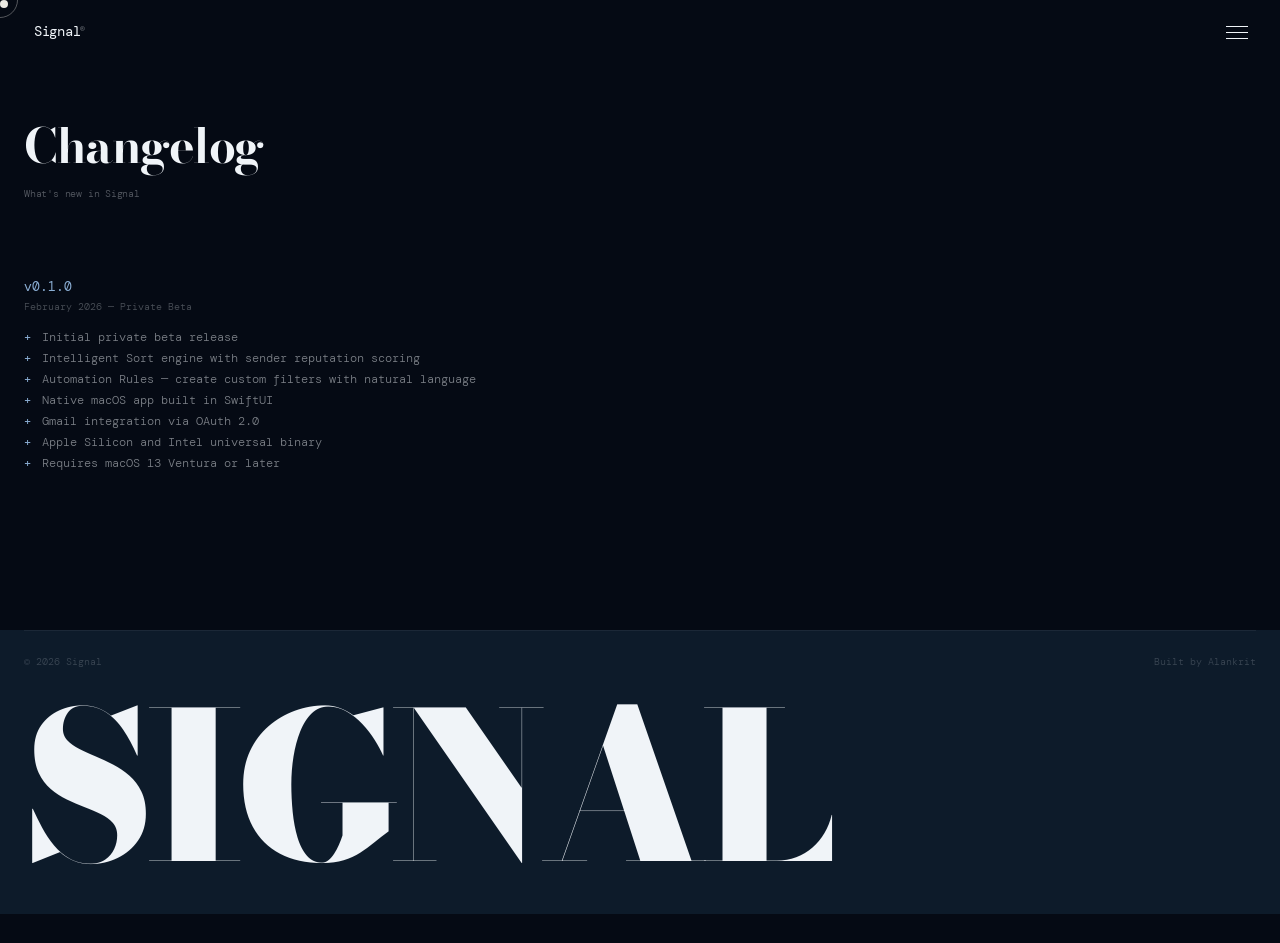
<file: changelog.html>
<!DOCTYPE html>
<html lang="en">
<head>
  <meta charset="UTF-8">
  <meta name="viewport" content="width=device-width, initial-scale=1.0">
  <meta name="description" content="Signal Changelog — What's new in Signal for macOS.">
  <meta name="theme-color" content="#050A14">
  <title>Changelog — Signal</title>
  <link rel="preconnect" href="https://fonts.googleapis.com">
  <link rel="preconnect" href="https://fonts.gstatic.com" crossorigin>
  <link href="https://fonts.googleapis.com/css2?family=Bodoni+Moda:ital,opsz,wght@0,6..96,400;0,6..96,500;0,6..96,600;0,6..96,700;0,6..96,800;0,6..96,900;1,6..96,400;1,6..96,500;1,6..96,600;1,6..96,700;1,6..96,800;1,6..96,900&family=DM+Mono:ital,wght@0,300;0,400;1,300;1,400&display=swap" rel="stylesheet">
  <link rel="stylesheet" href="styles.css">
</head>
<body>
  <div class="cursor-dot" aria-hidden="true"></div>
  <div class="cursor-ring" aria-hidden="true"></div>

  <nav class="nav scrolled" role="navigation" aria-label="Main navigation">
    <a href="/" class="nav-brand">
      <div class="nav-icon"><span></span><span></span></div>
      <span class="nav-wordmark">Signal<sup>®</sup></span>
    </a>
    <button class="nav-hamburger" aria-label="Toggle menu" aria-expanded="false">
      <span></span><span></span><span></span>
    </button>
  </nav>

  <div class="mobile-nav" aria-hidden="true">
    <a href="/#about">About <span class="nav-num">01</span></a>
    <a href="/#features">Features <span class="nav-num">02</span></a>
    <a href="/#download">Download <span class="nav-num">03</span></a>
  </div>

  <main class="page-content">
    <h1 class="page-title">Changelog</h1>
    <p class="page-subtitle">What's new in Signal</p>

    <div class="changelog-entry">
      <p class="changelog-version">v0.1.0</p>
      <p class="changelog-date">February 2026 — Private Beta</p>
      <ul>
        <li>Initial private beta release</li>
        <li>Intelligent Sort engine with sender reputation scoring</li>
        <li>Automation Rules — create custom filters with natural language</li>
        <li>Native macOS app built in SwiftUI</li>
        <li>Gmail integration via OAuth 2.0</li>
        <li>Apple Silicon and Intel universal binary</li>
        <li>Requires macOS 13 Ventura or later</li>
      </ul>
    </div>
  </main>

  <footer class="footer">
    <div class="footer-bottom">
      <p>© 2026 Signal</p>
      <p>Built by Alankrit</p>
    </div>
    <div class="footer-wordmark-large" aria-hidden="true">Signal</div>
  </footer>

  <script src="script.js"></script>
</body>
</html>
</file>
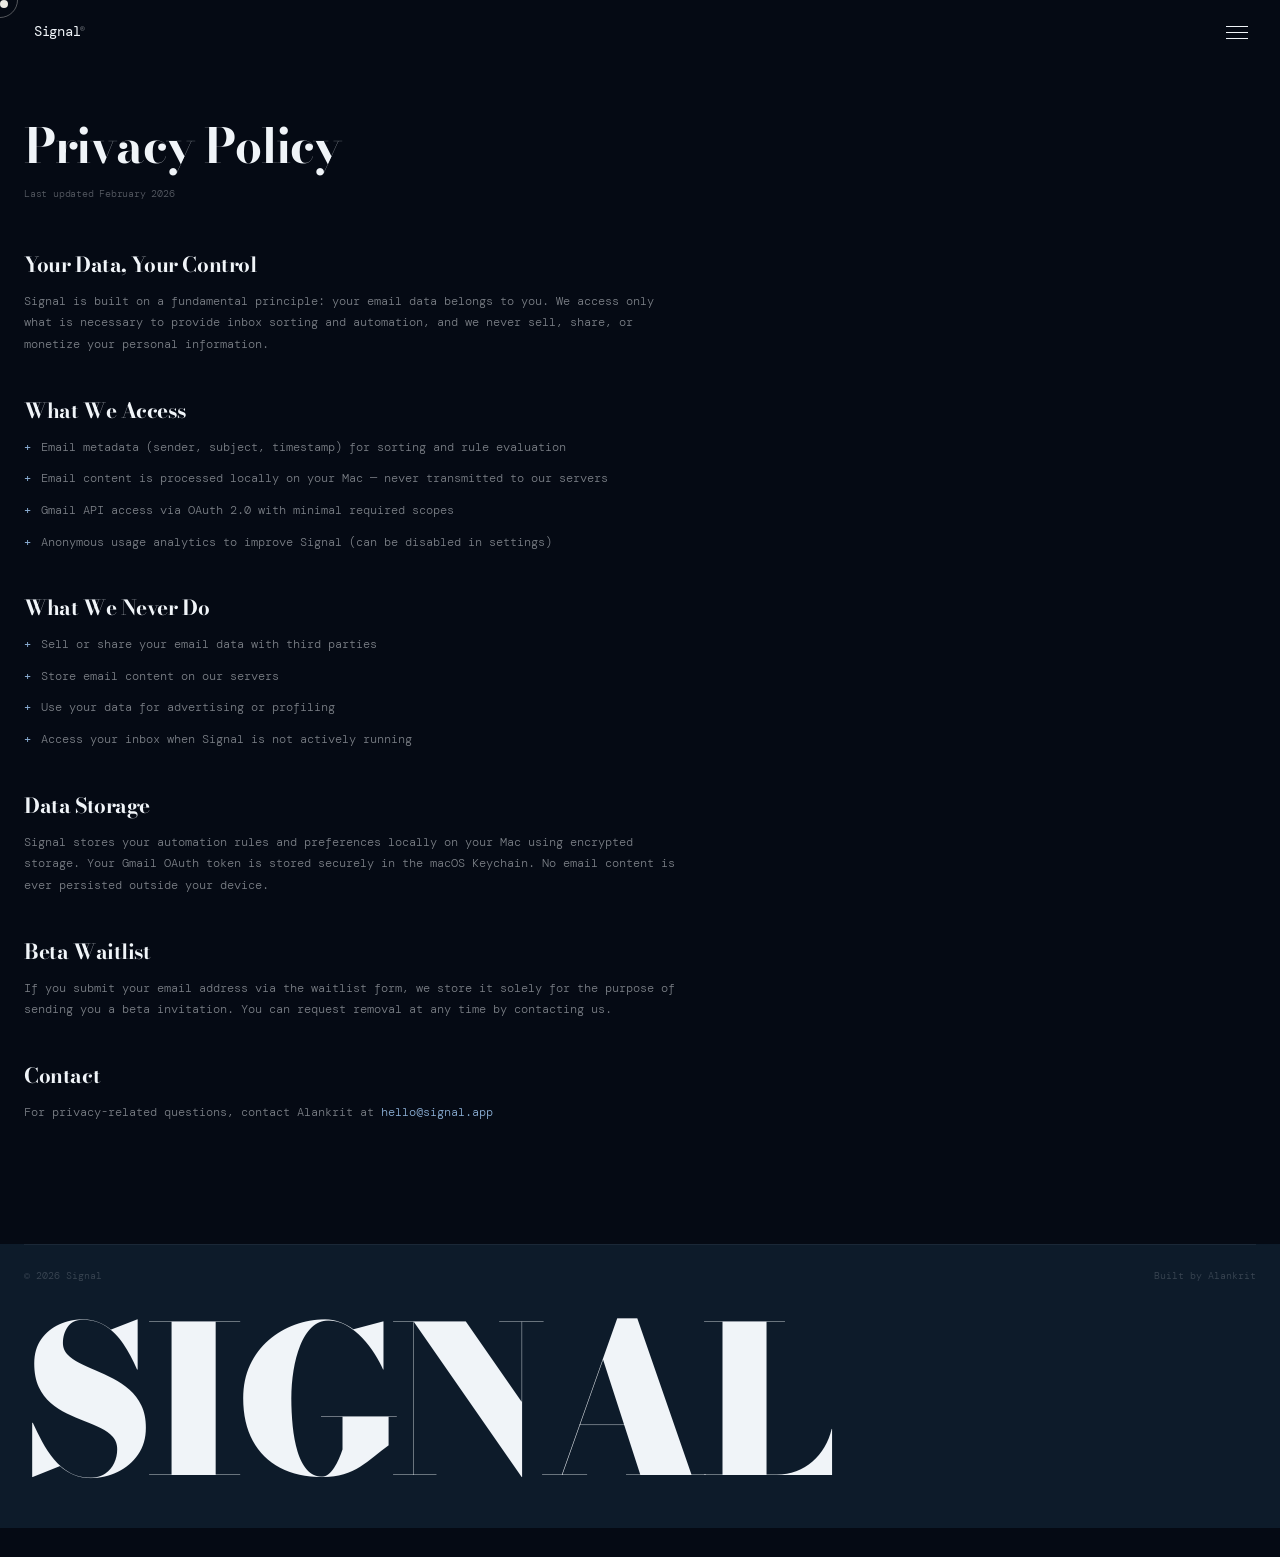
<file: privacy.html>
<!DOCTYPE html>
<html lang="en">
<head>
  <meta charset="UTF-8">
  <meta name="viewport" content="width=device-width, initial-scale=1.0">
  <meta name="description" content="Signal Privacy Policy — How Signal handles your data.">
  <meta name="theme-color" content="#050A14">
  <title>Privacy — Signal</title>
  <link rel="preconnect" href="https://fonts.googleapis.com">
  <link rel="preconnect" href="https://fonts.gstatic.com" crossorigin>
  <link href="https://fonts.googleapis.com/css2?family=Bodoni+Moda:ital,opsz,wght@0,6..96,400;0,6..96,500;0,6..96,600;0,6..96,700;0,6..96,800;0,6..96,900;1,6..96,400;1,6..96,500;1,6..96,600;1,6..96,700;1,6..96,800;1,6..96,900&family=DM+Mono:ital,wght@0,300;0,400;1,300;1,400&display=swap" rel="stylesheet">
  <link rel="stylesheet" href="styles.css">
</head>
<body>
  <div class="cursor-dot" aria-hidden="true"></div>
  <div class="cursor-ring" aria-hidden="true"></div>

  <nav class="nav scrolled" role="navigation" aria-label="Main navigation">
    <a href="/" class="nav-brand">
      <div class="nav-icon"><span></span><span></span></div>
      <span class="nav-wordmark">Signal<sup>®</sup></span>
    </a>
    <button class="nav-hamburger" aria-label="Toggle menu" aria-expanded="false">
      <span></span><span></span><span></span>
    </button>
  </nav>

  <div class="mobile-nav" aria-hidden="true">
    <a href="/#about">About <span class="nav-num">01</span></a>
    <a href="/#features">Features <span class="nav-num">02</span></a>
    <a href="/#download">Download <span class="nav-num">03</span></a>
  </div>

  <main class="page-content">
    <h1 class="page-title">Privacy Policy</h1>
    <p class="page-subtitle">Last updated February 2026</p>

    <div class="page-section">
      <h2>Your Data, Your Control</h2>
      <p>Signal is built on a fundamental principle: your email data belongs to you. We access only what is necessary to provide inbox sorting and automation, and we never sell, share, or monetize your personal information.</p>
    </div>
    <div class="page-section">
      <h2>What We Access</h2>
      <ul>
        <li>Email metadata (sender, subject, timestamp) for sorting and rule evaluation</li>
        <li>Email content is processed locally on your Mac — never transmitted to our servers</li>
        <li>Gmail API access via OAuth 2.0 with minimal required scopes</li>
        <li>Anonymous usage analytics to improve Signal (can be disabled in settings)</li>
      </ul>
    </div>
    <div class="page-section">
      <h2>What We Never Do</h2>
      <ul>
        <li>Sell or share your email data with third parties</li>
        <li>Store email content on our servers</li>
        <li>Use your data for advertising or profiling</li>
        <li>Access your inbox when Signal is not actively running</li>
      </ul>
    </div>
    <div class="page-section">
      <h2>Data Storage</h2>
      <p>Signal stores your automation rules and preferences locally on your Mac using encrypted storage. Your Gmail OAuth token is stored securely in the macOS Keychain. No email content is ever persisted outside your device.</p>
    </div>
    <div class="page-section">
      <h2>Beta Waitlist</h2>
      <p>If you submit your email address via the waitlist form, we store it solely for the purpose of sending you a beta invitation. You can request removal at any time by contacting us.</p>
    </div>
    <div class="page-section">
      <h2>Contact</h2>
      <p>For privacy-related questions, contact Alankrit at <a href="mailto:hello@signal.app" style="color: var(--steel-blue);">hello@signal.app</a></p>
    </div>
  </main>

  <footer class="footer">
    <div class="footer-bottom">
      <p>© 2026 Signal</p>
      <p>Built by Alankrit</p>
    </div>
    <div class="footer-wordmark-large" aria-hidden="true">Signal</div>
  </footer>

  <script src="script.js"></script>
</body>
</html>
</file>
<file: styles.css>
/* ============================================
   SIGNAL — Swiss Brutalism × Cold Blue
   FUEL-inspired structure, Vogue blue palette
   ============================================ */

@import url('https://fonts.googleapis.com/css2?family=Bodoni+Moda:ital,opsz,wght@0,6..96,400;0,6..96,500;0,6..96,600;0,6..96,700;0,6..96,800;0,6..96,900;1,6..96,400;1,6..96,500;1,6..96,600;1,6..96,700;1,6..96,800;1,6..96,900&family=DM+Mono:ital,wght@0,300;0,400;1,300;1,400&display=swap');

:root {
  --midnight: #050A14;
  --deep-navy: #1B3A6B;
  --steel-blue: #8BAED4;
  --cold-white: #F0F4F8;
  --card-surface: #0D1B2A;

  --font-display: 'Bodoni Moda', 'Didot', 'Georgia', serif;
  --font-mono: 'DM Mono', 'Courier New', monospace;

  --pad: 24px;

  --ease-out-expo: cubic-bezier(0.16, 1, 0.3, 1);
  --ease-smooth: cubic-bezier(0.44, 0, 0.56, 1);
  --spring: cubic-bezier(0.25, 1, 0.5, 1);
}

*, *::before, *::after {
  margin: 0;
  padding: 0;
  box-sizing: border-box;
}

html {
  scroll-behavior: smooth;
  -webkit-font-smoothing: antialiased;
  -moz-osx-font-smoothing: grayscale;
}

body {
  background: var(--midnight);
  color: var(--cold-white);
  font-family: var(--font-display);
  font-weight: 400;
  font-size: 16px;
  line-height: 1.4;
  overflow-x: hidden;
  cursor: none;
}

a { color: inherit; text-decoration: none; }

button, input {
  font-family: inherit;
  border: none;
  outline: none;
  background: none;
  color: inherit;
  cursor: none;
}

img, video { display: block; max-width: 100%; }

::selection {
  background: var(--steel-blue);
  color: var(--midnight);
}

/* ---- Custom Cursor ---- */

.cursor-dot {
  position: fixed;
  top: 0; left: 0;
  width: 8px; height: 8px;
  background: var(--cold-white);
  border-radius: 50%;
  pointer-events: none;
  z-index: 10000;
  mix-blend-mode: difference;
  transition: transform 0.15s var(--ease-smooth);
}

.cursor-ring {
  position: fixed;
  top: 0; left: 0;
  width: 36px; height: 36px;
  border: 1px solid rgba(240, 244, 248, 0.35);
  border-radius: 50%;
  pointer-events: none;
  z-index: 10000;
  mix-blend-mode: difference;
  transition: width 0.3s var(--ease-out-expo), height 0.3s var(--ease-out-expo), border-color 0.3s ease;
}

.cursor-dot.hovering { transform: scale(2); }
.cursor-ring.hovering { width: 54px; height: 54px; border-color: var(--steel-blue); }

@media (hover: none), (pointer: coarse) {
  .cursor-dot, .cursor-ring { display: none; }
  body { cursor: auto; }
  button, input, a { cursor: pointer; }
}

/* ---- Section Metadata Bar ---- */

.section-bar {
  display: flex;
  align-items: center;
  justify-content: space-between;
  padding: 16px 0;
  border-top: 1px solid rgba(240, 244, 248, 0.12);
  margin-bottom: 48px;
  font-family: var(--font-mono);
  font-weight: 400;
  font-size: 0.7rem;
  letter-spacing: -0.02em;
  color: rgba(240, 244, 248, 0.45);
}

.section-bar .bar-left { display: flex; align-items: center; gap: 8px; }
.section-bar .bar-left .diamond { color: var(--steel-blue); font-size: 0.5rem; }
.section-bar .bar-center { }
.section-bar .bar-right { }

/* ---- CTA Link Pattern (with corner bracket ⌐) ---- */

.cta-link {
  display: inline-flex;
  align-items: center;
  gap: 12px;
  font-family: var(--font-mono);
  font-weight: 400;
  font-size: 0.8rem;
  letter-spacing: -0.02em;
  color: var(--cold-white);
  position: relative;
  padding-bottom: 12px;
  border-bottom: 1px solid rgba(240, 244, 248, 0.16);
  transition: border-color 0.3s ease;
}

.cta-link:hover { border-bottom-color: var(--steel-blue); }

.cta-link .bracket {
  display: inline-block;
  width: 10px;
  height: 10px;
  border-top: 1.5px solid var(--cold-white);
  border-right: 1.5px solid var(--cold-white);
  transition: border-color 0.3s ease;
}

.cta-link:hover .bracket { border-color: var(--steel-blue); }

/* ---- Crosshair Decorative Element ---- */

.crosshair {
  position: absolute;
  width: 18px; height: 18px;
  pointer-events: none;
  opacity: 0.25;
}

.crosshair::before, .crosshair::after {
  content: '';
  position: absolute;
  background: var(--cold-white);
}

.crosshair::before { width: 1px; height: 100%; left: 50%; top: 0; }
.crosshair::after { width: 100%; height: 1px; top: 50%; left: 0; }

.crosshair.pulse {
  animation: crosshair-float 4s ease-in-out infinite;
}

@keyframes crosshair-float {
  0%, 100% { transform: translateY(0); opacity: 0.25; }
  50% { transform: translateY(-6px); opacity: 0.4; }
}

/* ---- Navigation ---- */

.nav {
  position: fixed;
  top: 0; left: 0; right: 0;
  z-index: 1000;
  display: flex;
  align-items: center;
  justify-content: space-between;
  padding: 0 var(--pad);
  height: 64px;
  background: transparent;
  transition: background 0.4s ease, backdrop-filter 0.4s ease;
}

.nav.scrolled {
  background: rgba(5, 10, 20, 0.85);
  backdrop-filter: blur(18px);
  -webkit-backdrop-filter: blur(18px);
}

.nav-brand {
  display: flex;
  align-items: center;
  gap: 10px;
}

.nav-logo {
  flex-shrink: 0;
}

.nav-wordmark {
  font-family: var(--font-mono);
  font-weight: 400;
  font-size: 0.85rem;
  letter-spacing: -0.02em;
  color: var(--cold-white);
}

.nav-wordmark sup {
  font-size: 0.5rem;
  vertical-align: super;
  opacity: 0.5;
}

.nav-hamburger {
  display: flex;
  flex-direction: column;
  gap: 5px;
  padding: 8px;
  background: none;
  border: none;
}

.nav-hamburger span {
  display: block;
  width: 22px;
  height: 1px;
  background: var(--cold-white);
  transition: transform 0.3s ease, opacity 0.3s ease;
}

.nav-hamburger.active span:nth-child(1) { transform: rotate(45deg) translate(4px, 4px); }
.nav-hamburger.active span:nth-child(2) { opacity: 0; }
.nav-hamburger.active span:nth-child(3) { transform: rotate(-45deg) translate(4px, -4px); }

/* ---- Mobile Nav Overlay ---- */

.mobile-nav {
  display: none;
  position: fixed;
  top: 0; left: 0; right: 0; bottom: 0;
  background: rgba(5, 10, 20, 0.97);
  backdrop-filter: blur(24px);
  -webkit-backdrop-filter: blur(24px);
  z-index: 999;
  flex-direction: column;
  justify-content: center;
  padding: var(--pad);
  opacity: 0;
  pointer-events: none;
  transition: opacity 0.4s ease;
}

.mobile-nav.open { display: flex; opacity: 1; pointer-events: all; }

.mobile-nav a {
  display: flex;
  align-items: baseline;
  justify-content: space-between;
  padding: 20px 0;
  border-bottom: 1px solid rgba(240, 244, 248, 0.1);
  font-family: var(--font-display);
  font-weight: 700;
  font-size: 2rem;
  letter-spacing: -0.03em;
  color: var(--cold-white);
  transition: color 0.3s ease;
}

.mobile-nav a:hover { color: var(--steel-blue); }

.mobile-nav a .nav-num {
  font-family: var(--font-mono);
  font-weight: 400;
  font-size: 0.7rem;
  color: rgba(240, 244, 248, 0.3);
}

/* ---- HERO ---- */

.hero {
  position: relative;
  min-height: 100vh;
  padding: var(--pad);
  display: flex;
  flex-direction: column;
  justify-content: flex-end;
  overflow: hidden;
}

.hero-video-bg {
  position: absolute;
  top: 0; left: 0; right: 0; bottom: 0;
  z-index: 0;
}

.hero-video-bg video {
  width: 100%;
  height: 100%;
  object-fit: cover;
}

.hero-video-bg::after {
  content: '';
  position: absolute;
  top: 0; left: 0; right: 0; bottom: 0;
  background: linear-gradient(
    180deg,
    rgba(5, 10, 20, 0.3) 0%,
    rgba(5, 10, 20, 0.1) 40%,
    rgba(5, 10, 20, 0.6) 80%,
    rgba(5, 10, 20, 0.95) 100%
  );
}

.hero-content {
  position: relative;
  z-index: 2;
  max-width: 480px;
}

.hero-body {
  font-family: var(--font-mono);
  font-weight: 400;
  font-size: 0.85rem;
  line-height: 1.65;
  letter-spacing: -0.02em;
  margin-bottom: 24px;
}

.hero-body .muted { color: rgba(240, 244, 248, 0.45); }

.hero-cta { margin-bottom: 48px; }

.hero-services {
  display: flex;
  flex-direction: column;
  gap: 2px;
  margin-bottom: 48px;
}

.hero-service-label {
  font-family: var(--font-mono);
  font-weight: 400;
  font-size: 0.7rem;
  letter-spacing: -0.02em;
}

.hero-service-label .num { color: rgba(240, 244, 248, 0.4); }

.hero-bottom {
  display: flex;
  align-items: center;
  justify-content: space-between;
  padding-top: 16px;
  border-top: 1px solid rgba(240, 244, 248, 0.08);
  font-family: var(--font-mono);
  font-weight: 400;
  font-size: 0.6rem;
  color: rgba(240, 244, 248, 0.3);
  letter-spacing: -0.02em;
}

.hero-wordmark {
  position: absolute;
  bottom: var(--pad);
  left: var(--pad);
  right: var(--pad);
  z-index: 2;
  font-family: var(--font-display);
  font-weight: 900;
  font-size: clamp(5rem, 18vw, 16rem);
  line-height: 0.85;
  letter-spacing: -0.04em;
  text-transform: uppercase;
  color: var(--cold-white);
  pointer-events: none;
  opacity: 0;
  transform: translateY(80px);
  transition: opacity 1s var(--spring), transform 1s var(--spring);
  background: linear-gradient(90deg, var(--cold-white) 0%, var(--steel-blue) 40%, rgba(240, 244, 248, 0.7) 60%, var(--cold-white) 100%);
  -webkit-background-clip: text;
  -webkit-text-fill-color: transparent;
  background-clip: text;
}

.hero-wordmark.visible {
  opacity: 1;
  transform: translateY(0);
}

/* ---- ABOUT SECTION ---- */

.section-about {
  padding: 0 var(--pad) 80px;
  position: relative;
}

.about-headline {
  font-family: var(--font-display);
  font-weight: 700;
  font-size: clamp(1.8rem, 4vw, 2.6rem);
  line-height: 1.2;
  letter-spacing: -0.03em;
  margin-bottom: 56px;
  max-width: 900px;
}

.about-headline .medium {
  font-weight: 400;
}

.about-grid {
  display: grid;
  grid-template-columns: 200px 1fr;
  gap: 40px;
  max-width: 900px;
  margin-bottom: 48px;
}

.about-labels {
  display: flex;
  flex-direction: column;
  gap: 24px;
}

.about-label-tag {
  font-family: var(--font-mono);
  font-weight: 400;
  font-size: 0.7rem;
  color: rgba(240, 244, 248, 0.35);
  letter-spacing: -0.02em;
}

.about-descriptions {
  display: flex;
  flex-direction: column;
  gap: 24px;
}

.about-desc {
  font-family: var(--font-mono);
  font-weight: 300;
  font-size: 0.78rem;
  line-height: 1.75;
  color: rgba(240, 244, 248, 0.55);
  letter-spacing: -0.01em;
}

.about-stats {
  display: flex;
  flex-direction: column;
  gap: 0;
  margin-top: 16px;
}

.about-stat-row {
  display: flex;
  justify-content: space-between;
  align-items: baseline;
  padding: 12px 0;
  border-bottom: 1px solid rgba(240, 244, 248, 0.08);
  font-family: var(--font-mono);
  font-weight: 400;
  font-size: 0.78rem;
  letter-spacing: -0.02em;
}

.about-stat-row .stat-val {
  font-family: var(--font-display);
  font-weight: 700;
  font-size: 1rem;
  letter-spacing: -0.03em;
}

.about-image {
  width: 100%;
  margin: 48px 0;
  overflow: hidden;
  border-radius: 2px;
  position: relative;
}

.about-image video {
  width: 100%;
  aspect-ratio: 16/9;
  object-fit: cover;
}

.gradient-art {
  width: 100%;
  aspect-ratio: 16/9;
  border-radius: 2px;
  position: relative;
  overflow: hidden;
  background:
    radial-gradient(ellipse 35% 50% at 30% 30%, rgba(0, 210, 190, 0.55) 0%, transparent 70%),
    radial-gradient(ellipse 20% 30% at 28% 28%, rgba(255, 255, 255, 0.25) 0%, transparent 50%),
    radial-gradient(ellipse 40% 55% at 65% 25%, rgba(30, 80, 220, 0.5) 0%, transparent 65%),
    radial-gradient(ellipse 25% 20% at 70% 35%, rgba(60, 120, 255, 0.35) 0%, transparent 60%),
    radial-gradient(ellipse 50% 25% at 55% 70%, rgba(255, 140, 20, 0.5) 0%, transparent 60%),
    radial-gradient(ellipse 30% 15% at 40% 75%, rgba(255, 80, 20, 0.55) 0%, transparent 55%),
    radial-gradient(ellipse 20% 10% at 70% 68%, rgba(255, 180, 40, 0.5) 0%, transparent 50%),
    radial-gradient(ellipse 15% 8% at 25% 78%, rgba(255, 100, 0, 0.4) 0%, transparent 50%),
    radial-gradient(ellipse 45% 40% at 35% 55%, rgba(0, 80, 60, 0.4) 0%, transparent 60%),
    radial-gradient(ellipse 80% 80% at 50% 50%, rgba(5, 10, 20, 0.8) 0%, transparent 100%),
    linear-gradient(135deg, #020508 0%, #0a1a12 25%, #05080f 50%, #12080a 75%, #050a14 100%);
}

.gradient-art::before {
  content: '';
  position: absolute;
  inset: 0;
  background:
    repeating-linear-gradient(
      -35deg,
      transparent 0px,
      transparent 8px,
      rgba(0, 200, 180, 0.06) 8px,
      rgba(0, 200, 180, 0.06) 9px
    ),
    repeating-linear-gradient(
      -35deg,
      transparent 0px,
      transparent 20px,
      rgba(255, 120, 20, 0.04) 20px,
      rgba(255, 120, 20, 0.04) 21px
    );
  mix-blend-mode: screen;
}

.gradient-art::after {
  content: '';
  position: absolute;
  inset: 0;
  background:
    radial-gradient(ellipse 60% 40% at 50% 50%, transparent 40%, rgba(5, 10, 20, 0.6) 100%);
  pointer-events: none;
}

/* ---- BEFORE & AFTER COMPARISON ---- */

.section-compare {
  padding: 0 var(--pad) 100px;
  position: relative;
}

.compare-headline {
  font-family: var(--font-display);
  font-weight: 700;
  font-size: clamp(1.8rem, 4vw, 2.8rem);
  letter-spacing: -0.03em;
  margin-bottom: 8px;
}

.compare-sub {
  font-family: var(--font-mono);
  font-weight: 300;
  font-size: 0.78rem;
  color: rgba(240, 244, 248, 0.45);
  margin-bottom: 48px;
  letter-spacing: -0.01em;
}

.compare-container {
  display: grid;
  grid-template-columns: 1fr auto 1fr;
  gap: 0;
  align-items: start;
}

.compare-label {
  font-family: var(--font-mono);
  font-weight: 400;
  font-size: 0.7rem;
  letter-spacing: -0.02em;
  color: rgba(240, 244, 248, 0.5);
  margin-bottom: 12px;
  text-transform: uppercase;
}

.mock-gmail {
  background: #111827;
  border: 1px solid rgba(240, 244, 248, 0.06);
  border-radius: 6px;
  overflow: hidden;
  font-family: var(--font-mono);
}

.mock-gmail-toolbar {
  display: flex;
  align-items: center;
  justify-content: space-between;
  padding: 10px 14px;
  border-bottom: 1px solid rgba(240, 244, 248, 0.06);
}

.mock-gmail-search {
  display: flex;
  align-items: center;
  gap: 8px;
  color: rgba(240, 244, 248, 0.3);
  font-size: 0.65rem;
}

.mock-search-icon { opacity: 0.4; display: flex; }

.mock-gmail-unread {
  font-size: 0.6rem;
  font-weight: 400;
  color: #ef4444;
  background: rgba(239, 68, 68, 0.1);
  padding: 2px 8px;
  border-radius: 10px;
}

.mock-gmail-unread.clean {
  color: var(--steel-blue);
  background: rgba(139, 174, 212, 0.1);
}

.mock-gmail-tabs {
  display: flex;
  gap: 0;
  border-bottom: 1px solid rgba(240, 244, 248, 0.06);
}

.mock-tab {
  padding: 8px 14px;
  font-size: 0.58rem;
  font-weight: 400;
  color: rgba(240, 244, 248, 0.35);
  border-bottom: 2px solid transparent;
  letter-spacing: -0.01em;
}

.mock-tab.active {
  color: var(--cold-white);
  border-bottom-color: var(--steel-blue);
}

.mock-badge {
  background: rgba(239, 68, 68, 0.15);
  color: #ef4444;
  font-size: 0.5rem;
  padding: 1px 5px;
  border-radius: 8px;
  margin-left: 4px;
}

.mock-email-list {
  padding: 0;
}

.mock-email {
  display: grid;
  grid-template-columns: 90px 1fr auto;
  gap: 8px;
  align-items: center;
  padding: 7px 14px;
  border-bottom: 1px solid rgba(240, 244, 248, 0.03);
  font-size: 0.58rem;
  color: rgba(240, 244, 248, 0.3);
  transition: background 0.2s ease;
}

.mock-email.unread {
  color: rgba(240, 244, 248, 0.7);
}

.mock-email.unread .mock-sender {
  font-weight: 400;
  color: var(--cold-white);
}

.mock-email.important {
  background: rgba(139, 174, 212, 0.04);
  border-left: 2px solid var(--steel-blue);
}

.mock-sender {
  font-weight: 300;
  white-space: nowrap;
  overflow: hidden;
  text-overflow: ellipsis;
}

.mock-subject {
  white-space: nowrap;
  overflow: hidden;
  text-overflow: ellipsis;
  color: rgba(240, 244, 248, 0.35);
}

.mock-email.unread .mock-subject {
  color: rgba(240, 244, 248, 0.55);
}

.mock-time {
  font-size: 0.5rem;
  color: rgba(240, 244, 248, 0.25);
  white-space: nowrap;
}

.mock-gmail-sidebar {
  padding: 12px 14px;
  border-top: 1px solid rgba(240, 244, 248, 0.06);
  background: rgba(5, 10, 20, 0.3);
}

.mock-sidebar-title {
  font-size: 0.55rem;
  font-weight: 400;
  color: rgba(240, 244, 248, 0.3);
  margin-bottom: 8px;
  text-transform: uppercase;
  letter-spacing: 0.03em;
}

.mock-sidebar-label {
  display: flex;
  align-items: center;
  gap: 8px;
  padding: 4px 0;
  font-size: 0.58rem;
  color: rgba(240, 244, 248, 0.55);
}

.label-dot {
  width: 6px;
  height: 6px;
  border-radius: 50%;
  flex-shrink: 0;
}

.label-count {
  margin-left: auto;
  font-size: 0.5rem;
  color: rgba(240, 244, 248, 0.3);
}

.compare-divider {
  display: flex;
  flex-direction: column;
  align-items: center;
  gap: 8px;
  padding: 0 20px;
  padding-top: 32px;
}

.compare-divider-line {
  width: 1px;
  height: 60px;
  background: linear-gradient(180deg, transparent, rgba(139, 174, 212, 0.3), transparent);
}

.compare-divider-icon {
  width: 36px;
  height: 36px;
  border-radius: 50%;
  border: 1px solid rgba(139, 174, 212, 0.25);
  display: flex;
  align-items: center;
  justify-content: center;
  color: var(--steel-blue);
  flex-shrink: 0;
}

/* ---- HOW IT WORKS / FLOW ---- */

.section-flow {
  background: var(--card-surface);
  padding: 0 var(--pad) 100px;
}

.flow-headline {
  font-family: var(--font-display);
  font-weight: 700;
  font-size: clamp(1.8rem, 4vw, 2.8rem);
  letter-spacing: -0.03em;
  margin-bottom: 56px;
}

.flow-panels {
  display: flex;
  align-items: flex-start;
  gap: 0;
}

.flow-panel {
  flex: 1;
  padding: 32px 28px;
  border: 1px solid rgba(240, 244, 248, 0.06);
  border-radius: 2px;
  position: relative;
}

.flow-panel-header {
  display: flex;
  align-items: center;
  justify-content: space-between;
  margin-bottom: 24px;
}

.flow-step {
  font-family: var(--font-display);
  font-weight: 900;
  font-size: 1rem;
  letter-spacing: -0.04em;
  color: var(--steel-blue);
}

.flow-arrow {
  color: rgba(240, 244, 248, 0.2);
  display: flex;
}

.flow-icon {
  width: 64px;
  height: 64px;
  margin-bottom: 20px;
  color: var(--steel-blue);
  opacity: 0.7;
}

.flow-icon svg {
  width: 100%;
  height: 100%;
}

.flow-title {
  font-family: var(--font-display);
  font-weight: 700;
  font-size: 1.6rem;
  letter-spacing: -0.03em;
  margin-bottom: 8px;
}

.flow-desc {
  font-family: var(--font-mono);
  font-weight: 300;
  font-size: 0.72rem;
  line-height: 1.7;
  color: rgba(240, 244, 248, 0.45);
  margin-bottom: 20px;
}

.flow-meta {
  display: flex;
  flex-wrap: wrap;
  gap: 6px;
}

.flow-meta span {
  font-family: var(--font-mono);
  font-size: 0.58rem;
  font-weight: 400;
  color: rgba(240, 244, 248, 0.4);
  background: rgba(240, 244, 248, 0.04);
  padding: 3px 10px;
  border-radius: 2px;
  border: 1px solid rgba(240, 244, 248, 0.06);
}

.flow-buckets {
  display: flex;
  flex-direction: column;
  gap: 6px;
}

.flow-bucket {
  display: flex;
  align-items: center;
  gap: 8px;
  font-family: var(--font-mono);
  font-size: 0.6rem;
  font-weight: 400;
  color: rgba(240, 244, 248, 0.5);
}

.bucket-dot {
  width: 6px;
  height: 6px;
  border-radius: 50%;
  flex-shrink: 0;
}

.flow-result {
  display: flex;
  align-items: baseline;
  gap: 10px;
}

.flow-result-num {
  font-family: var(--font-display);
  font-weight: 900;
  font-size: 2rem;
  letter-spacing: -0.04em;
  color: var(--steel-blue);
}

.flow-result-label {
  font-family: var(--font-mono);
  font-size: 0.65rem;
  font-weight: 300;
  color: rgba(240, 244, 248, 0.4);
}

.flow-connector {
  display: flex;
  align-items: center;
  padding-top: 100px;
  flex-shrink: 0;
}

/* ---- FEATURES / PREMIUM SERVICES ---- */

.section-features {
  background: var(--card-surface);
  padding: 0 var(--pad) 100px;
}

.features-headline {
  font-family: var(--font-display);
  font-weight: 700;
  font-size: clamp(1.6rem, 3.5vw, 2.4rem);
  line-height: 1.2;
  letter-spacing: -0.03em;
  margin-bottom: 32px;
  max-width: 800px;
}

.features-headline .medium { font-weight: 400; }

.features-cta { margin-bottom: 56px; }

.feature-entry {
  display: grid;
  grid-template-columns: 80px 1fr;
  gap: 24px;
  padding: 48px 0;
  border-bottom: 1px solid rgba(240, 244, 248, 0.08);
  align-items: start;
}

.feature-entry:first-of-type {
  border-top: 1px solid rgba(240, 244, 248, 0.08);
}

.feature-num {
  font-family: var(--font-display);
  font-weight: 900;
  font-size: clamp(2.5rem, 5vw, 4.5rem);
  line-height: 1;
  letter-spacing: -0.05em;
  color: var(--cold-white);
  align-self: end;
}

.feature-body {
  display: flex;
  flex-direction: column;
  gap: 8px;
}

.feature-image {
  width: 100%;
  aspect-ratio: 16/9;
  overflow: hidden;
  border-radius: 2px;
  margin-bottom: 16px;
  position: relative;
}

.feature-image video {
  width: 100%;
  height: 100%;
  object-fit: cover;
}

.feature-img-crop {
  width: 100%;
  height: 100%;
  object-fit: cover;
  object-position: 55% 20%;
}

.feature-img-contain {
  width: 100%;
  height: 100%;
  object-fit: contain;
  background: #0a0f18;
}

.feature-title {
  font-family: var(--font-display);
  font-weight: 700;
  font-size: clamp(1.4rem, 3vw, 2.2rem);
  letter-spacing: -0.03em;
}

.feature-subtitle {
  font-family: var(--font-mono);
  font-weight: 400;
  font-size: 0.75rem;
  color: rgba(240, 244, 248, 0.5);
  letter-spacing: -0.02em;
}

.feature-desc {
  font-family: var(--font-mono);
  font-weight: 300;
  font-size: 0.75rem;
  line-height: 1.7;
  color: rgba(240, 244, 248, 0.4);
  max-width: 500px;
  margin-top: 8px;
}

/* ---- MARQUEE BANNER ---- */

.marquee-banner {
  position: relative;
  padding: 80px var(--pad);
  overflow: hidden;
  min-height: 40vh;
  display: flex;
  align-items: center;
  justify-content: center;
}

.marquee-banner .bg-image {
  position: absolute;
  top: 0; left: 0; right: 0; bottom: 0;
  z-index: 0;
}

.marquee-banner .bg-image video {
  width: 100%;
  height: 100%;
  object-fit: cover;
}

.marquee-banner .bg-image::after {
  content: '';
  position: absolute;
  top: 0; left: 0; right: 0; bottom: 0;
  background: rgba(5, 10, 20, 0.55);
}

.marquee-banner .crosshair { z-index: 2; }
.marquee-banner .crosshair:nth-child(1) { top: 15%; left: 20%; }
.marquee-banner .crosshair:nth-child(2) { top: 15%; right: 20%; }
.marquee-banner .crosshair:nth-child(3) { bottom: 15%; left: 20%; }
.marquee-banner .crosshair:nth-child(4) { bottom: 15%; right: 20%; }

.marquee-text-wrap {
  position: relative;
  z-index: 3;
  text-align: center;
  overflow: hidden;
  width: 100%;
}

.marquee-text {
  display: flex;
  animation: marquee-scroll 20s linear infinite;
  width: max-content;
}

.marquee-text span {
  font-family: var(--font-display);
  font-weight: 900;
  font-size: clamp(2.5rem, 7vw, 5.5rem);
  letter-spacing: -0.03em;
  white-space: nowrap;
  padding: 0 40px;
  color: var(--cold-white);
  text-transform: uppercase;
}

@keyframes marquee-scroll {
  0% { transform: translateX(0); }
  100% { transform: translateX(-50%); }
}

.marquee-banner .banner-cta {
  position: relative;
  z-index: 3;
  text-align: center;
  margin-top: 24px;
}

/* ---- STATS ---- */

.section-stats {
  padding: 0 var(--pad) 80px;
}

.stats-grid {
  display: grid;
  grid-template-columns: 1fr 1fr;
  gap: 0;
  max-width: 900px;
}

.stat-cell {
  padding: 40px 24px;
  border-bottom: 1px solid rgba(240, 244, 248, 0.06);
  position: relative;
}

.stat-cell:nth-child(odd) {
  border-right: 1px solid rgba(240, 244, 248, 0.06);
}

.stat-cell .bracket-corner {
  position: absolute;
  top: 16px; right: 16px;
  width: 10px; height: 10px;
  border-top: 1.5px solid rgba(240, 244, 248, 0.15);
  border-right: 1.5px solid rgba(240, 244, 248, 0.15);
}

.stat-number {
  font-family: var(--font-display);
  font-weight: 900;
  font-size: clamp(2rem, 4vw, 2.8rem);
  letter-spacing: -0.04em;
  line-height: 1;
  margin-bottom: 8px;
}

.stat-label {
  font-family: var(--font-mono);
  font-weight: 400;
  font-size: 0.75rem;
  letter-spacing: -0.02em;
  margin-bottom: 4px;
}

.stat-sub {
  font-family: var(--font-mono);
  font-weight: 300;
  font-size: 0.65rem;
  color: rgba(240, 244, 248, 0.35);
}

/* ---- MENU BAR STATES ---- */

.section-states {
  padding: 0 var(--pad) 100px;
}

.states-headline {
  font-family: var(--font-display);
  font-weight: 700;
  font-size: clamp(1.8rem, 4vw, 2.8rem);
  letter-spacing: -0.03em;
  margin-bottom: 8px;
}

.states-sub {
  font-family: var(--font-mono);
  font-weight: 300;
  font-size: 0.78rem;
  color: rgba(240, 244, 248, 0.45);
  margin-bottom: 48px;
  letter-spacing: -0.01em;
}

.states-strip {
  display: grid;
  grid-template-columns: repeat(3, 1fr);
  gap: 16px;
}

.state-card {
  border: 1px solid rgba(240, 244, 248, 0.06);
  border-radius: 4px;
  overflow: hidden;
  background: var(--card-surface);
}

.state-header {
  display: flex;
  align-items: center;
  gap: 8px;
  padding: 12px 16px;
  border-bottom: 1px solid rgba(240, 244, 248, 0.04);
}

.state-dot {
  width: 7px;
  height: 7px;
  border-radius: 50%;
  flex-shrink: 0;
}

.state-dot.disconnected { background: #6b7280; }
.state-dot.active { background: #22c55e; box-shadow: 0 0 6px rgba(34, 197, 94, 0.4); }
.state-dot.paused { background: #f59e0b; }

.state-status {
  font-family: var(--font-mono);
  font-size: 0.65rem;
  font-weight: 400;
  color: rgba(240, 244, 248, 0.55);
  text-transform: uppercase;
  letter-spacing: 0.02em;
}

.state-mock {
  padding: 20px 16px;
}

.state-mock-icon {
  width: 36px;
  height: 36px;
  border-radius: 8px;
  background: var(--midnight);
  border: 1px solid rgba(240, 244, 248, 0.08);
  display: flex;
  align-items: center;
  justify-content: center;
  font-family: var(--font-display);
  font-weight: 700;
  font-size: 0.9rem;
  color: rgba(240, 244, 248, 0.3);
  margin-bottom: 14px;
}

.state-mock-icon.active-icon {
  color: var(--steel-blue);
  border-color: rgba(139, 174, 212, 0.2);
  box-shadow: 0 0 12px rgba(139, 174, 212, 0.08);
}

.state-mock-icon.paused-icon {
  color: #f59e0b;
  border-color: rgba(245, 158, 11, 0.15);
}

.state-mock-body {}

.state-mock-title {
  font-family: var(--font-mono);
  font-size: 0.7rem;
  font-weight: 400;
  color: var(--cold-white);
  margin-bottom: 4px;
}

.state-mock-desc {
  font-family: var(--font-mono);
  font-size: 0.6rem;
  font-weight: 300;
  color: rgba(240, 244, 248, 0.35);
  margin-bottom: 14px;
}

.state-mock-stats {
  display: flex;
  gap: 20px;
  margin: 12px 0;
}

.state-stat {
  display: flex;
  flex-direction: column;
}

.state-stat-num {
  font-family: var(--font-display);
  font-weight: 900;
  font-size: 1.4rem;
  letter-spacing: -0.04em;
  color: var(--cold-white);
  line-height: 1;
}

.state-stat-label {
  font-family: var(--font-mono);
  font-size: 0.55rem;
  font-weight: 300;
  color: rgba(240, 244, 248, 0.4);
  margin-top: 2px;
}

.state-mock-live {
  display: flex;
  align-items: center;
  gap: 6px;
  font-family: var(--font-mono);
  font-size: 0.6rem;
  font-weight: 400;
  color: rgba(240, 244, 248, 0.5);
  margin-top: 12px;
}

.live-dot {
  width: 5px;
  height: 5px;
  border-radius: 50%;
  background: #22c55e;
  animation: live-pulse 2s ease-in-out infinite;
}

@keyframes live-pulse {
  0%, 100% { opacity: 1; }
  50% { opacity: 0.3; }
}

.state-mock-controls {
  display: flex;
  gap: 8px;
  margin-top: 14px;
}

.state-ctrl {
  font-family: var(--font-mono);
  font-size: 0.58rem;
  font-weight: 400;
  color: rgba(240, 244, 248, 0.5);
  padding: 5px 14px;
  border: 1px solid rgba(240, 244, 248, 0.08);
  border-radius: 4px;
}

.state-mock-btn {
  font-family: var(--font-mono);
  font-size: 0.6rem;
  font-weight: 400;
  text-align: center;
  padding: 8px 16px;
  border-radius: 4px;
  margin-top: 12px;
}

.state-mock-btn.connect {
  background: var(--steel-blue);
  color: var(--midnight);
}

.state-mock-btn.resume {
  background: rgba(245, 158, 11, 0.15);
  color: #f59e0b;
  border: 1px solid rgba(245, 158, 11, 0.2);
}

/* ---- PRIVACY / TRUST ---- */

.section-trust {
  padding: 0 var(--pad) 100px;
  position: relative;
}

.trust-header {
  max-width: 600px;
  margin-bottom: 48px;
}

.trust-headline {
  font-family: var(--font-display);
  font-weight: 700;
  font-size: clamp(1.8rem, 4vw, 2.8rem);
  letter-spacing: -0.03em;
  margin-bottom: 12px;
}

.trust-headline .medium { font-weight: 400; }

.trust-sub {
  font-family: var(--font-mono);
  font-weight: 300;
  font-size: 0.78rem;
  color: rgba(240, 244, 248, 0.45);
  letter-spacing: -0.01em;
  line-height: 1.65;
}

.trust-cards {
  display: grid;
  grid-template-columns: 1fr 1fr;
  gap: 20px;
  max-width: 900px;
}

.trust-card {
  position: relative;
  border-radius: 8px;
  overflow: hidden;
}

.trust-card-glow {
  position: absolute;
  inset: 0;
  opacity: 0;
  transition: opacity 0.5s ease;
  background: radial-gradient(ellipse at 30% 0%, rgba(139, 174, 212, 0.08) 0%, transparent 70%);
  pointer-events: none;
  z-index: 0;
}

.trust-card:hover .trust-card-glow { opacity: 1; }

.trust-card-inner {
  position: relative;
  z-index: 1;
  background: var(--card-surface);
  border: 1px solid rgba(240, 244, 248, 0.06);
  border-radius: 8px;
  padding: 28px;
  height: 100%;
  transition: border-color 0.4s ease;
}

.trust-card:hover .trust-card-inner {
  border-color: rgba(240, 244, 248, 0.1);
}

.trust-card--no .trust-card-inner {
  background: rgba(13, 27, 42, 0.5);
}

.trust-card-top {
  display: flex;
  align-items: center;
  gap: 10px;
  margin-bottom: 28px;
  padding-bottom: 20px;
  border-bottom: 1px solid rgba(240, 244, 248, 0.06);
}

.trust-badge {
  width: 32px;
  height: 32px;
  border-radius: 8px;
  display: flex;
  align-items: center;
  justify-content: center;
  flex-shrink: 0;
}

.trust-badge.yes {
  background: rgba(139, 174, 212, 0.12);
  color: var(--steel-blue);
  border: 1px solid rgba(139, 174, 212, 0.2);
}

.trust-badge.no {
  background: rgba(107, 114, 128, 0.1);
  color: #6b7280;
  border: 1px solid rgba(107, 114, 128, 0.15);
}

.trust-card-label {
  font-family: var(--font-mono);
  font-size: 0.75rem;
  font-weight: 400;
  color: var(--cold-white);
  letter-spacing: -0.02em;
}

.trust-card-count {
  margin-left: auto;
  font-family: var(--font-mono);
  font-size: 0.58rem;
  font-weight: 300;
  color: rgba(240, 244, 248, 0.3);
  letter-spacing: -0.01em;
}

.trust-items {
  display: flex;
  flex-direction: column;
  gap: 0;
}

.trust-item {
  display: flex;
  align-items: center;
  gap: 14px;
  padding: 14px 12px;
  border-radius: 6px;
  transition: background 0.25s ease, transform 0.25s ease;
}

.trust-item:hover {
  background: rgba(240, 244, 248, 0.03);
  transform: translateX(4px);
}

.trust-item-icon {
  display: flex;
  align-items: center;
  justify-content: center;
  width: 36px;
  height: 36px;
  border-radius: 8px;
  background: rgba(139, 174, 212, 0.06);
  color: var(--steel-blue);
  flex-shrink: 0;
  transition: background 0.25s ease, transform 0.25s ease;
}

.trust-item:hover .trust-item-icon {
  background: rgba(139, 174, 212, 0.12);
  transform: scale(1.05);
}

.trust-item-icon.blocked {
  background: rgba(107, 114, 128, 0.06);
  color: #6b7280;
}

.trust-item:hover .trust-item-icon.blocked {
  background: rgba(107, 114, 128, 0.12);
}

.trust-item-content {
  flex: 1;
  min-width: 0;
}

.trust-item-title {
  display: block;
  font-family: var(--font-mono);
  font-size: 0.72rem;
  font-weight: 400;
  color: var(--cold-white);
  letter-spacing: -0.01em;
  margin-bottom: 2px;
}

.trust-item-desc {
  display: block;
  font-family: var(--font-mono);
  font-size: 0.58rem;
  font-weight: 300;
  color: rgba(240, 244, 248, 0.35);
}

.trust-item-tag {
  font-family: var(--font-mono);
  font-size: 0.5rem;
  font-weight: 400;
  letter-spacing: 0.02em;
  text-transform: uppercase;
  padding: 3px 8px;
  border-radius: 4px;
  background: rgba(139, 174, 212, 0.08);
  color: var(--steel-blue);
  white-space: nowrap;
  flex-shrink: 0;
}

.trust-item-tag.blocked {
  background: rgba(107, 114, 128, 0.08);
  color: #6b7280;
}

.trust-footer {
  margin-top: 40px;
}

/* ---- BETA DOWNLOAD ---- */

.section-beta {
  padding: 0 var(--pad) 100px;
  position: relative;
  overflow: hidden;
}

.beta-orb {
  position: absolute;
  border-radius: 50%;
  filter: blur(100px);
  pointer-events: none;
}

.beta-orb-1 {
  width: 500px; height: 500px;
  background: rgba(139, 174, 212, 0.06);
  top: 10%; left: 15%;
  animation: orb-float-1 8s ease-in-out infinite;
}

.beta-orb-2 {
  width: 450px; height: 450px;
  background: rgba(27, 58, 107, 0.1);
  bottom: 5%; right: 10%;
  animation: orb-float-2 10s ease-in-out infinite;
}

@keyframes orb-float-1 {
  0%, 100% { transform: translateY(0) scale(1); }
  50% { transform: translateY(-25px) scale(1.05); }
}

@keyframes orb-float-2 {
  0%, 100% { transform: translateY(0) scale(1); }
  50% { transform: translateY(20px) scale(0.95); }
}

.beta-card {
  max-width: 420px;
  background: var(--card-surface);
  border: 1px solid rgba(240, 244, 248, 0.06);
  border-radius: 8px;
  padding: 40px 36px;
  position: relative;
  z-index: 2;
  overflow: hidden;
  text-align: center;
  transition: border-color 0.4s ease;
}

.beta-card:hover {
  border-color: rgba(139, 174, 212, 0.15);
}

.beta-card::before {
  content: '';
  position: absolute;
  top: 0; left: -100%;
  width: 100%; height: 1px;
  background: linear-gradient(90deg, transparent, var(--steel-blue), transparent);
  animation: shimmer-border 4s ease-in-out infinite;
}

@keyframes shimmer-border {
  0% { left: -100%; opacity: 0; }
  50% { opacity: 0.6; }
  100% { left: 200%; opacity: 0; }
}

.beta-icon-logo {
  margin-bottom: 24px;
  display: inline-flex;
}

.beta-headline {
  font-family: var(--font-display);
  font-weight: 700;
  font-size: clamp(1.5rem, 3vw, 2rem);
  letter-spacing: -0.03em;
  margin-bottom: 6px;
}

.beta-sub {
  font-family: var(--font-mono);
  font-weight: 300;
  font-size: 0.68rem;
  color: rgba(240, 244, 248, 0.4);
  margin-bottom: 32px;
  letter-spacing: -0.01em;
}

.btn-download {
  width: 100%;
  padding: 15px 0;
  font-family: var(--font-mono);
  font-weight: 400;
  font-size: 0.78rem;
  letter-spacing: 0.02em;
  text-transform: uppercase;
  color: var(--midnight);
  background: var(--steel-blue);
  border: none;
  border-radius: 6px;
  transition: background 0.3s ease, transform 0.2s ease, box-shadow 0.3s ease;
  display: flex;
  align-items: center;
  justify-content: center;
  gap: 10px;
  text-decoration: none;
  cursor: none;
}

.btn-download:hover {
  background: #a0c2e0;
  transform: translateY(-2px);
  box-shadow: 0 8px 24px rgba(139, 174, 212, 0.15);
}

.btn-download:active { transform: translateY(0); }

.btn-download svg { width: 16px; height: 16px; }

.beta-meta {
  font-family: var(--font-mono);
  font-weight: 300;
  font-size: 0.58rem;
  color: rgba(240, 244, 248, 0.3);
  margin-top: 16px;
}

/* ---- INSTALL GUIDE ---- */

.install-guide {
  max-width: 420px;
  margin-top: 32px;
  position: relative;
  z-index: 2;
}

.install-guide-header {
  display: flex;
  align-items: center;
  gap: 10px;
  margin-bottom: 20px;
  padding-bottom: 14px;
  border-bottom: 1px solid rgba(240, 244, 248, 0.08);
}

.install-guide-icon {
  color: var(--steel-blue);
  display: flex;
  opacity: 0.7;
}

.install-guide-title {
  font-family: var(--font-mono);
  font-weight: 400;
  font-size: 0.75rem;
  letter-spacing: -0.02em;
  color: var(--cold-white);
}

.install-steps {
  display: flex;
  flex-direction: column;
  gap: 0;
}

.install-step {
  display: flex;
  align-items: flex-start;
  gap: 14px;
  padding: 12px 0;
  border-bottom: 1px solid rgba(240, 244, 248, 0.04);
}

.install-step:last-child { border-bottom: none; }

.install-step-num {
  font-family: var(--font-display);
  font-weight: 900;
  font-size: 0.65rem;
  letter-spacing: -0.04em;
  color: var(--steel-blue);
  flex-shrink: 0;
  padding-top: 1px;
  opacity: 0.6;
}

.install-step-content {
  flex: 1;
}

.install-step-text {
  font-family: var(--font-mono);
  font-weight: 300;
  font-size: 0.7rem;
  line-height: 1.65;
  color: rgba(240, 244, 248, 0.55);
  letter-spacing: -0.01em;
}

.install-step-text strong {
  font-weight: 400;
  color: var(--cold-white);
}

.install-command {
  display: flex;
  align-items: center;
  gap: 0;
  margin: 10px 0 8px;
  background: var(--midnight);
  border: 1px solid rgba(139, 174, 212, 0.15);
  border-radius: 4px;
  overflow: hidden;
}

.install-command code {
  flex: 1;
  padding: 10px 14px;
  font-family: var(--font-mono);
  font-size: 0.68rem;
  font-weight: 400;
  color: var(--steel-blue);
  letter-spacing: -0.01em;
  white-space: nowrap;
  overflow-x: auto;
  user-select: all;
  -webkit-user-select: all;
}

.install-copy-btn {
  padding: 10px 14px;
  font-family: var(--font-mono);
  font-size: 0.58rem;
  font-weight: 400;
  letter-spacing: 0.02em;
  text-transform: uppercase;
  color: rgba(240, 244, 248, 0.4);
  background: rgba(240, 244, 248, 0.04);
  border-left: 1px solid rgba(139, 174, 212, 0.15);
  cursor: pointer;
  transition: color 0.2s ease, background 0.2s ease;
  white-space: nowrap;
}

.install-copy-btn:hover {
  color: var(--cold-white);
  background: rgba(240, 244, 248, 0.08);
}

.install-step-hint {
  display: block;
  font-family: var(--font-mono);
  font-weight: 300;
  font-size: 0.6rem;
  color: rgba(240, 244, 248, 0.3);
  letter-spacing: -0.01em;
}

.install-step-hint strong {
  font-weight: 400;
  color: rgba(240, 244, 248, 0.5);
}

.install-note {
  margin-top: 20px;
  padding: 16px;
  background: rgba(139, 174, 212, 0.04);
  border: 1px solid rgba(139, 174, 212, 0.08);
  border-radius: 4px;
}

.install-note-label {
  display: block;
  font-family: var(--font-mono);
  font-weight: 400;
  font-size: 0.6rem;
  letter-spacing: 0.02em;
  text-transform: uppercase;
  color: var(--steel-blue);
  margin-bottom: 6px;
}

.install-note-text {
  font-family: var(--font-mono);
  font-weight: 300;
  font-size: 0.65rem;
  line-height: 1.7;
  color: rgba(240, 244, 248, 0.4);
}

.install-troubleshoot {
  margin-top: 12px;
}

.install-troubleshoot-summary {
  display: flex;
  align-items: center;
  gap: 8px;
  font-family: var(--font-mono);
  font-weight: 400;
  font-size: 0.65rem;
  letter-spacing: -0.01em;
  color: rgba(240, 244, 248, 0.35);
  cursor: pointer;
  padding: 10px 0;
  list-style: none;
  transition: color 0.3s ease;
}

.install-troubleshoot-summary::-webkit-details-marker { display: none; }

.install-troubleshoot-summary:hover { color: var(--cold-white); }

.install-troubleshoot-summary svg {
  color: rgba(240, 244, 248, 0.25);
  flex-shrink: 0;
}

.install-troubleshoot-content {
  padding: 14px 16px;
  background: rgba(240, 244, 248, 0.02);
  border: 1px solid rgba(240, 244, 248, 0.05);
  border-radius: 4px;
  margin-top: 4px;
}

.install-troubleshoot-content p {
  font-family: var(--font-mono);
  font-weight: 300;
  font-size: 0.65rem;
  line-height: 1.7;
  color: rgba(240, 244, 248, 0.4);
  margin-bottom: 10px;
}

.install-troubleshoot-content ol {
  list-style: none;
  counter-reset: troubleshoot;
  padding: 0;
  margin: 0;
}

.install-troubleshoot-content li {
  counter-increment: troubleshoot;
  font-family: var(--font-mono);
  font-weight: 300;
  font-size: 0.65rem;
  line-height: 1.8;
  color: rgba(240, 244, 248, 0.45);
  padding-left: 20px;
  position: relative;
}

.install-troubleshoot-content li::before {
  content: counter(troubleshoot) '.';
  position: absolute;
  left: 0;
  color: var(--steel-blue);
  font-weight: 400;
  opacity: 0.5;
}

.install-troubleshoot-content strong {
  font-weight: 400;
  color: rgba(240, 244, 248, 0.65);
}

.install-troubleshoot-content em {
  font-style: italic;
  color: rgba(240, 244, 248, 0.3);
}

/* ---- FOOTER ---- */

.footer {
  background: var(--card-surface);
  padding: 0 var(--pad) 40px;
}

.footer-contact { margin-bottom: 48px; }

.footer-contact-label {
  font-family: var(--font-mono);
  font-weight: 300;
  font-size: 0.85rem;
  color: rgba(240, 244, 248, 0.4);
  margin-bottom: 8px;
}

.footer-email {
  font-family: var(--font-display);
  font-weight: 700;
  font-size: clamp(1.4rem, 3vw, 2.2rem);
  letter-spacing: -0.03em;
  margin-bottom: 20px;
  display: block;
  transition: color 0.3s ease;
}

.footer-email:hover { color: var(--steel-blue); }

.footer-nav-list {
  list-style: none;
  display: flex;
  flex-direction: column;
  margin-bottom: 48px;
}

.footer-nav-list li {
  border-bottom: 1px solid rgba(240, 244, 248, 0.06);
}

.footer-nav-list a {
  display: flex;
  align-items: baseline;
  justify-content: space-between;
  padding: 14px 0;
  font-family: var(--font-display);
  font-weight: 700;
  font-size: 1.1rem;
  letter-spacing: -0.02em;
  color: var(--cold-white);
  transition: color 0.3s ease;
}

.footer-nav-list a:hover { color: var(--steel-blue); }

.footer-nav-list .nav-num {
  font-family: var(--font-mono);
  font-weight: 400;
  font-size: 0.65rem;
  color: rgba(240, 244, 248, 0.25);
}

.footer-crosshairs {
  display: flex;
  justify-content: space-between;
  padding: 32px 0;
  position: relative;
}

.footer-bottom {
  display: flex;
  align-items: center;
  justify-content: space-between;
  padding-top: 24px;
  border-top: 1px solid rgba(240, 244, 248, 0.06);
}

.footer-bottom p {
  font-family: var(--font-mono);
  font-weight: 300;
  font-size: 0.6rem;
  color: rgba(240, 244, 248, 0.2);
}

.footer-wordmark-large {
  font-family: var(--font-display);
  font-weight: 900;
  font-size: clamp(4rem, 16vw, 14rem);
  line-height: 0.85;
  letter-spacing: -0.04em;
  text-transform: uppercase;
  color: var(--cold-white);
  margin-top: 32px;
  pointer-events: none;
}

/* ---- Section Reveal Animations ---- */

.reveal {
  opacity: 0;
  transform: translateY(24px);
  transition: opacity 0.8s var(--spring), transform 0.8s var(--spring);
}

.reveal.visible { opacity: 1; transform: translateY(0); }

.reveal-child {
  opacity: 0;
  transform: translateY(16px);
  transition: opacity 0.6s var(--spring), transform 0.6s var(--spring);
}

.reveal-child.visible { opacity: 1; transform: translateY(0); }

.scale-reveal {
  opacity: 0;
  transform: scale(1.05);
  transition: opacity 1s var(--ease-smooth), transform 1s var(--ease-smooth);
}

.scale-reveal.visible { opacity: 1; transform: scale(1); }

/* ---- Standalone Page Content ---- */

.page-content {
  padding: calc(64px + 48px) var(--pad) 80px;
  max-width: 700px;
  min-height: 70vh;
}

.page-title {
  font-family: var(--font-display);
  font-weight: 700;
  font-size: clamp(2rem, 5vw, 3rem);
  letter-spacing: -0.03em;
  margin-bottom: 8px;
}

.page-subtitle {
  font-family: var(--font-mono);
  font-weight: 300;
  font-size: 0.65rem;
  color: rgba(240, 244, 248, 0.35);
  letter-spacing: -0.02em;
  margin-bottom: 48px;
}

.page-section { margin-bottom: 40px; }

.page-section h2 {
  font-family: var(--font-display);
  font-weight: 700;
  font-size: 1.3rem;
  letter-spacing: -0.02em;
  margin-bottom: 12px;
}

.page-section p, .page-section li {
  font-family: var(--font-mono);
  font-weight: 300;
  font-size: 0.75rem;
  line-height: 1.8;
  color: rgba(240, 244, 248, 0.5);
  margin-bottom: 10px;
}

.page-section ul { list-style: none; }
.page-section li::before { content: '+'; color: var(--steel-blue); margin-right: 10px; font-weight: 400; }

.changelog-entry { padding: 28px 0; border-bottom: 1px solid rgba(240, 244, 248, 0.06); }
.changelog-entry:last-child { border-bottom: none; }

.changelog-version {
  font-family: var(--font-mono);
  font-weight: 400;
  font-size: 0.8rem;
  color: var(--steel-blue);
  margin-bottom: 4px;
}

.changelog-date {
  font-family: var(--font-mono);
  font-weight: 300;
  font-size: 0.6rem;
  color: rgba(240, 244, 248, 0.3);
  margin-bottom: 14px;
}

.changelog-entry ul { list-style: none; padding: 0; }

.changelog-entry li {
  font-family: var(--font-mono);
  font-weight: 300;
  font-size: 0.73rem;
  color: rgba(240, 244, 248, 0.5);
  line-height: 1.8;
  padding-left: 18px;
  position: relative;
}

.changelog-entry li::before {
  content: '+';
  position: absolute;
  left: 0;
  color: var(--steel-blue);
  font-weight: 400;
}

/* ---- Responsive ---- */

@media (max-width: 768px) {
  :root { --pad: 16px; }

  .about-grid { grid-template-columns: 1fr; gap: 24px; }

  .feature-entry { grid-template-columns: 1fr; gap: 16px; }
  .feature-num { font-size: clamp(2rem, 8vw, 3rem); }

  .stats-grid { grid-template-columns: 1fr; }
  .stat-cell:nth-child(odd) { border-right: none; }

  .hero-wordmark { font-size: clamp(3rem, 15vw, 6rem); }

  .compare-container {
    grid-template-columns: 1fr;
    gap: 32px;
  }

  .compare-divider {
    flex-direction: row;
    padding: 0;
  }

  .compare-divider-line {
    width: 60px;
    height: 1px;
    background: linear-gradient(90deg, transparent, rgba(139, 174, 212, 0.3), transparent);
  }

  .flow-panels {
    flex-direction: column;
    gap: 16px;
  }

  .flow-connector {
    padding-top: 0;
    padding: 4px 0;
    transform: rotate(90deg);
  }

  .states-strip {
    grid-template-columns: 1fr;
    gap: 12px;
  }

  .trust-cards {
    grid-template-columns: 1fr;
    gap: 16px;
  }
}

@media (max-width: 480px) {
  .about-headline { font-size: clamp(1.4rem, 6vw, 1.8rem); }
  .marquee-text span { font-size: clamp(1.8rem, 9vw, 3rem); }

  .mock-email { grid-template-columns: 70px 1fr auto; }
}
</file>
